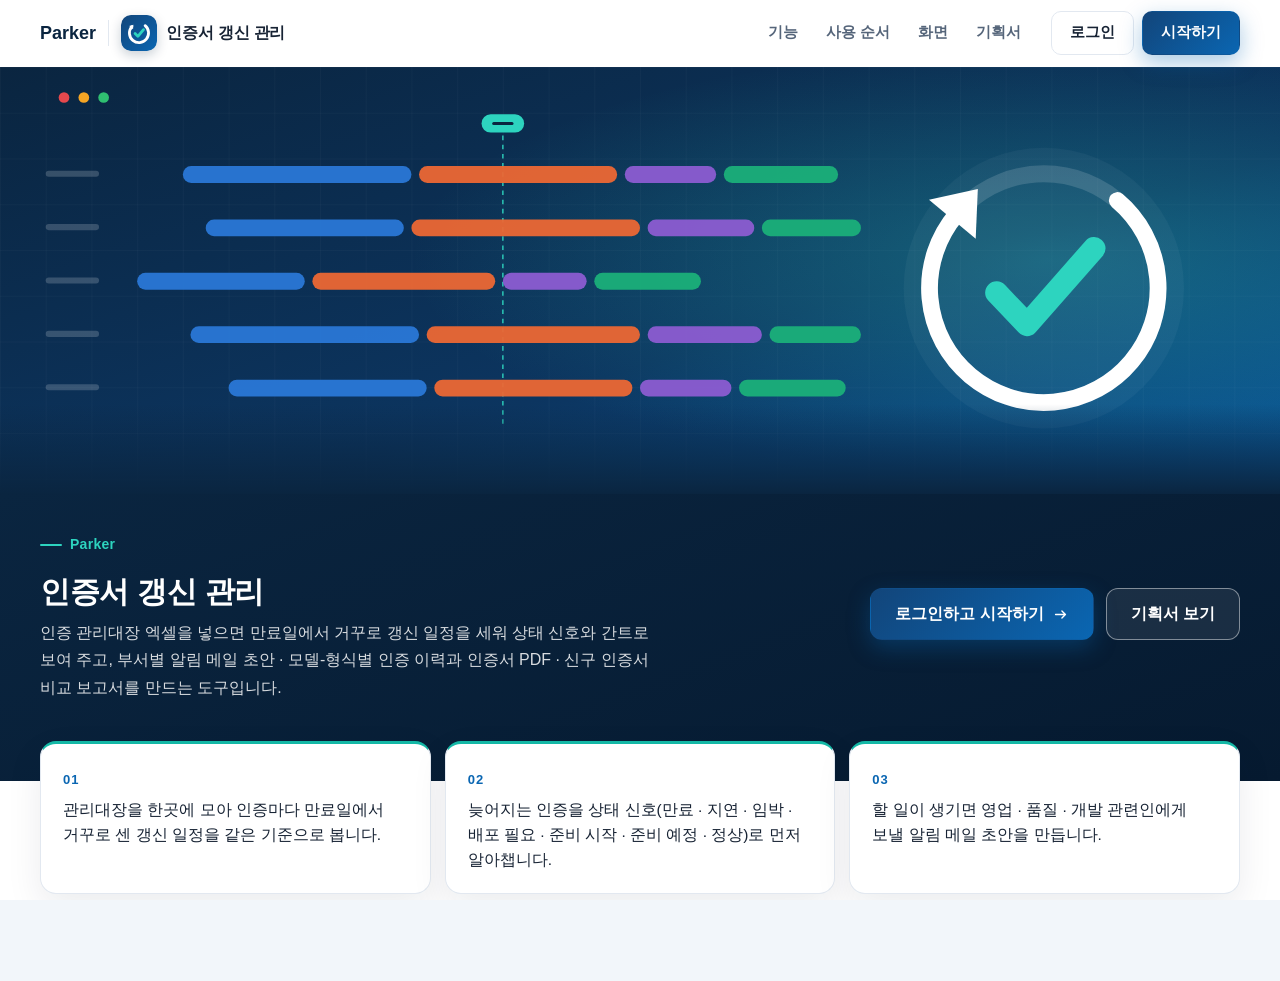
<file: index.html>
<!doctype html>
<html lang="ko">
<head>
  <meta charset="utf-8">
  <meta name="viewport" content="width=device-width, initial-scale=1">
  <title>인증 갱신 관리 — v2.0</title>
  <meta name="description" content="선급 Type Approval 등 각종 인증의 관리대장 엑셀을 가져와 만료일에서 거꾸로 갱신 일정(준비·신청·기관 심사·피드백·발급)을 세우고, 상태 신호·부서별 알림 메일 초안·업무흐름(R/R)·이전/신규 인증서 변경 비교 보고서, 모델-형식별 인증 이력과 인증서 PDF 보관을 하는 브라우저 도구">
  <meta name="robots" content="noindex"><!-- [PM 확인 필요] 검색 노출 여부: 지금은 검색에 안 잡히게(noindex). 외부에 알리려면 "index,follow" 로 바꾸세요(로그인 전 대문만 노출됨). -->
  <!-- ▼▼ 2026-11-11 디자인 개선: 브랜드 메타 ▼▼
       theme-color : 모바일 브라우저 주소창 색을 네이비로(앱처럼 보임)
       icon        : 탭 아이콘(favicon.svg — 신규). apple-touch-icon 은 홈 화면 추가용
       og:*        : 카카오톡·슬랙·메일에 링크를 붙였을 때 뜨는 미리보기 카드(제목·설명·그림 1200x630)
       ※ og:image 는 절대주소여야 하므로 CNAME 의 도메인(data10-12.jobability.co.kr)을 씁니다. 도메인을 바꾸면 이 줄도 바꾸세요. -->
  <meta name="theme-color" content="#0a2540">
  <link rel="icon" href="favicon.svg" type="image/svg+xml">
  <link rel="apple-touch-icon" href="images/apple-touch-icon.png">
  <meta property="og:type" content="website">
  <meta property="og:site_name" content="인증 갱신 관리">
  <meta property="og:title" content="인증 갱신 관리 — 만료일에서 거꾸로 세는 갱신 일정">
  <meta property="og:description" content="관리대장 엑셀을 넣으면 갱신 일정·상태 신호·부서별 알림 메일 초안·인증서 비교 보고서를 한 번에. 자료는 내 브라우저에만 저장됩니다.">
  <meta property="og:url" content="https://data10-12.jobability.co.kr/">
  <meta property="og:image" content="https://data10-12.jobability.co.kr/images/og-image.png">
  <meta property="og:image:width" content="1200"><meta property="og:image:height" content="630">
  <meta name="twitter:card" content="summary_large_image">
  <!-- ▲▲ 브랜드 메타 끝 ▲▲ -->
  <!-- fresh-guard v3 (2026-10-21) — 배포 직후에도 강력 새로고침 없이 새 화면을 보이게 한다.
       GitHub Pages 는 HTML 을 max-age=600 으로 준다. 브라우저도, GitHub 앞단 캐시(Fastly)도 그동안 옛 HTML 을 줄 수 있다
       (Cloudflare 는 HTML 을 캐시하지 않는다 — cf-cache-status: DYNAMIC 실측).
       여기서 하는 일: 지금 화면의 Last-Modified(document.lastModified)와 서버의 최신 값(HEAD)을 비교해,
       서버 쪽이 새로우면 「?_fg=<판>」을 붙인 주소로 한 번 옮겨 간다. 질의가 붙은 주소는 브라우저 캐시에도 Fastly 캐시에도
       없어 반드시 새 판이 온다(실측 x-cache: MISS). 붙은 _fg 는 새 화면이 뜨자마자 주소창에서 지운다. 같은 판으로 두 번 돌지 않는다.
       v2: 열 때만이 아니라 앱 안 메뉴 이동(pushState·hashchange·popstate) 때도 15초에 한 번까지 다시 잰다(열어 둔 탭).
       v3: location.reload() 대신 질의 붙은 주소로 — reload 가 Fastly 에 남은 옛 판을 다시 받아 멈추던 것(10-21 build-data 강의안).
       탭 전환·포커스로는 옮기지 않는다(입력 유실). file:// 로 열면 돌지 않는다(fetch 가 file 을 못 읽어 콘솔 오류만 남음). ETag 는 Cloudflare 가 지워서 쓸 수 없다. 원본: dreamit-1000/scripts/fresh-guard/guard.html -->
  <script>(function(){try{var L=location,P='_fg',h=window.history,q=L.search;if(L.protocol==='file:')return;if(/[?&]_fg=/.test(q)&&h&&h.replaceState){q=q.replace(/([?&])_fg=[^&]*&?/,'$1').replace(/[?&]$/,'');h.replaceState(h.state,'',L.pathname+q+L.hash);}var d=Date.parse(document.lastModified),u=L.pathname+L.search,k='__fresh_guard',t=0;if(!d||!window.fetch||!window.sessionStorage)return;var g=function(s,v){return s+(s.indexOf('?')<0?'?':'&')+P+'='+v;};var c=function(){var n=Date.now();if(n-t<15000)return;t=n;fetch(g(u,n),{method:'HEAD',cache:'no-store'}).then(function(r){var lm=r.headers.get('last-modified'),f=lm&&Date.parse(lm);if(!f||f<=d+1000)return;if(sessionStorage.getItem(k)===lm)return;sessionStorage.setItem(k,lm);L.replace(g(L.pathname+L.search,f)+L.hash);})['catch'](function(){});};c();var p=h&&h.pushState;if(p)h.pushState=function(){var x=p.apply(this,arguments);c();return x;};addEventListener('hashchange',c);addEventListener('popstate',c);}catch(e){}})();</script>
  <link rel="stylesheet" href="css/style.css?v=2026-11-11.1">
  <!-- auth-kit: 로그인 전에는 도구 화면을 감춘다(js/auth.js 가 판정 뒤 푼다) -->
  <script>document.documentElement.classList.add('auth-lock')</script>
  <link rel="stylesheet" href="css/auth.css?v=2026-11-11.1">
  <!-- /auth-kit -->
  <!-- 디자인 레이어(신규): style.css·auth.css "뒤"에 와야 덮어쓸 수 있음. 지우면 이전 모양으로 복귀. 설명은 css/brand.css 머리말 -->
  <link rel="stylesheet" href="css/brand.css?v=2026-11-11.1">
</head>
<body>
  <a class="skip" href="#main">본문으로 건너뛰기</a>
  <div class="shell">
    <aside class="side" aria-label="주 메뉴">
      <a class="brand" href="#/dash">
        <!-- 글자 "CT" → 로고 이미지(images/logo.svg). 장식이므로 alt="" -->
        <span class="brand-mark" aria-hidden="true"><img src="images/logo.svg" alt="" width="40" height="40"></span>
        <span class="brand-text">
          <span class="brand-name">인증 갱신 관리</span>
          <span class="brand-sub">data10-12 · v2.0</span>
        </span>
      </a>
      <nav class="nav" id="nav"></nav>
    </aside>

    <div class="body">
      <header class="topbar">
        <a class="scope-chip" id="dataChip" href="#/ledger"></a>
        <span class="topbar-note" id="storeNote"></span>
      </header>
      <div id="sampleBanner" class="sample-banner" hidden></div>
      <main id="main" class="main" tabindex="-1"></main>
      <footer class="site-footer">
        v2.0 · 관리대장·이력·인증서 PDF 는 이 브라우저 안에서만 읽고 저장합니다(서버로 보내지 않음) · 메일은 직접 보내기 전까지 나가지 않음 · AI 자동 보내기는 설정한 경우에만
      </footer>
    </div>
  </div>

  <div id="toast" class="toast" role="status" aria-live="polite" hidden></div>

  <!-- 로컬 파일(file://)로 열어도 돌도록 module 이 아닌 일반 스크립트로 불러옵니다 -->
  <script src="vendor/xlsx.full.min.js?v=2026-11-11.1"></script>
  <script src="vendor/pdf.min.js?v=2026-11-11.1"></script>
  <script src="js/logic.js?v=2026-11-11.1"></script>
  <script src="js/sample-data.js?v=2026-11-11.1"></script>
  <script src="js/store.js?v=2026-11-11.1"></script>
  <script src="js/pdfs.js?v=2026-11-11.1"></script>
  <script src="js/charts.js?v=2026-11-11.1"></script>
  <script src="js/ai-endpoint.js?v=2026-11-11.1"></script>
  <script src="js/ai-panel.js?v=2026-11-11.1"></script>
  <script src="js/app.js?v=2026-11-11.1"></script>
  <!-- auth-kit: 로그인 · 사용 신청 · 승인(정본 data10-00/kit/auth) -->
  <script src="vendor/supabase.js?v=2026-11-11.1"></script>
  <script src="js/auth-config.js?v=2026-11-11.1"></script>
  <script src="js/auth.js?v=2026-11-11.1"></script>
  <!-- /auth-kit -->
</body>
</html>
</file>
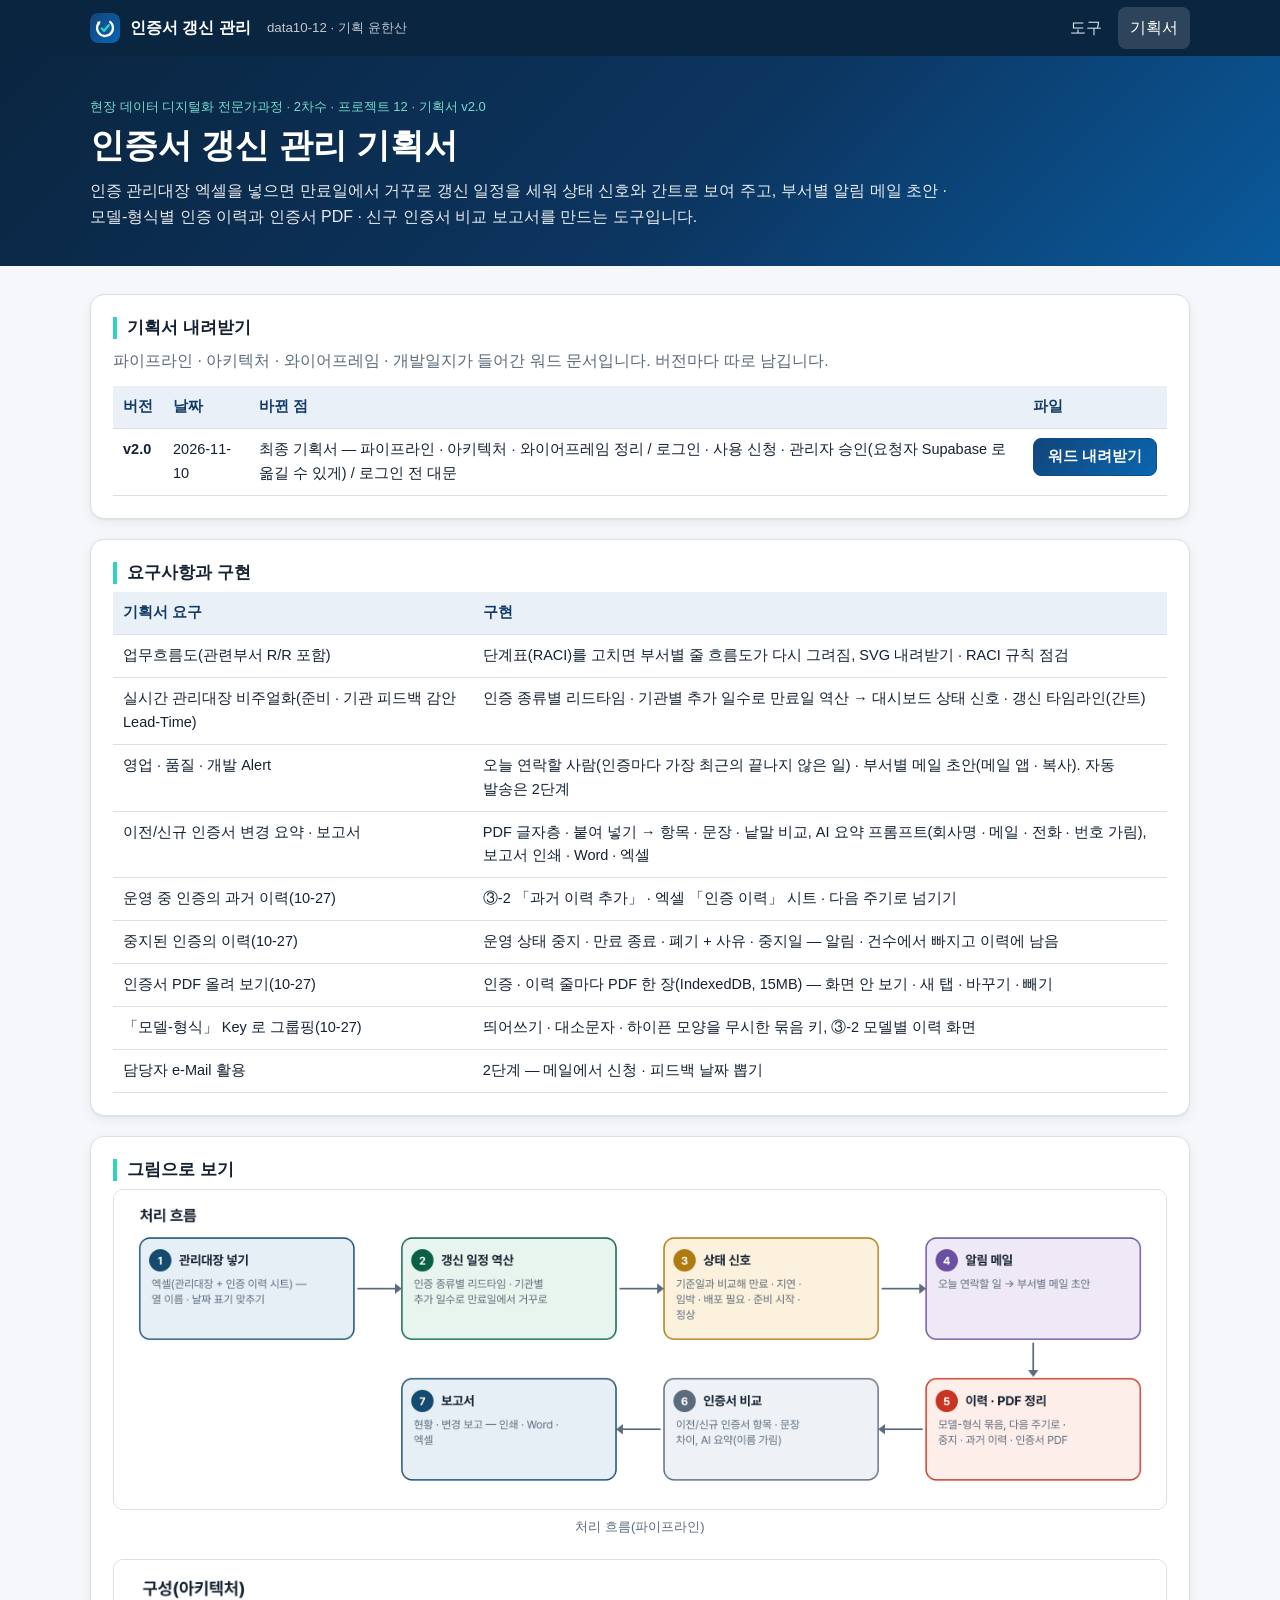
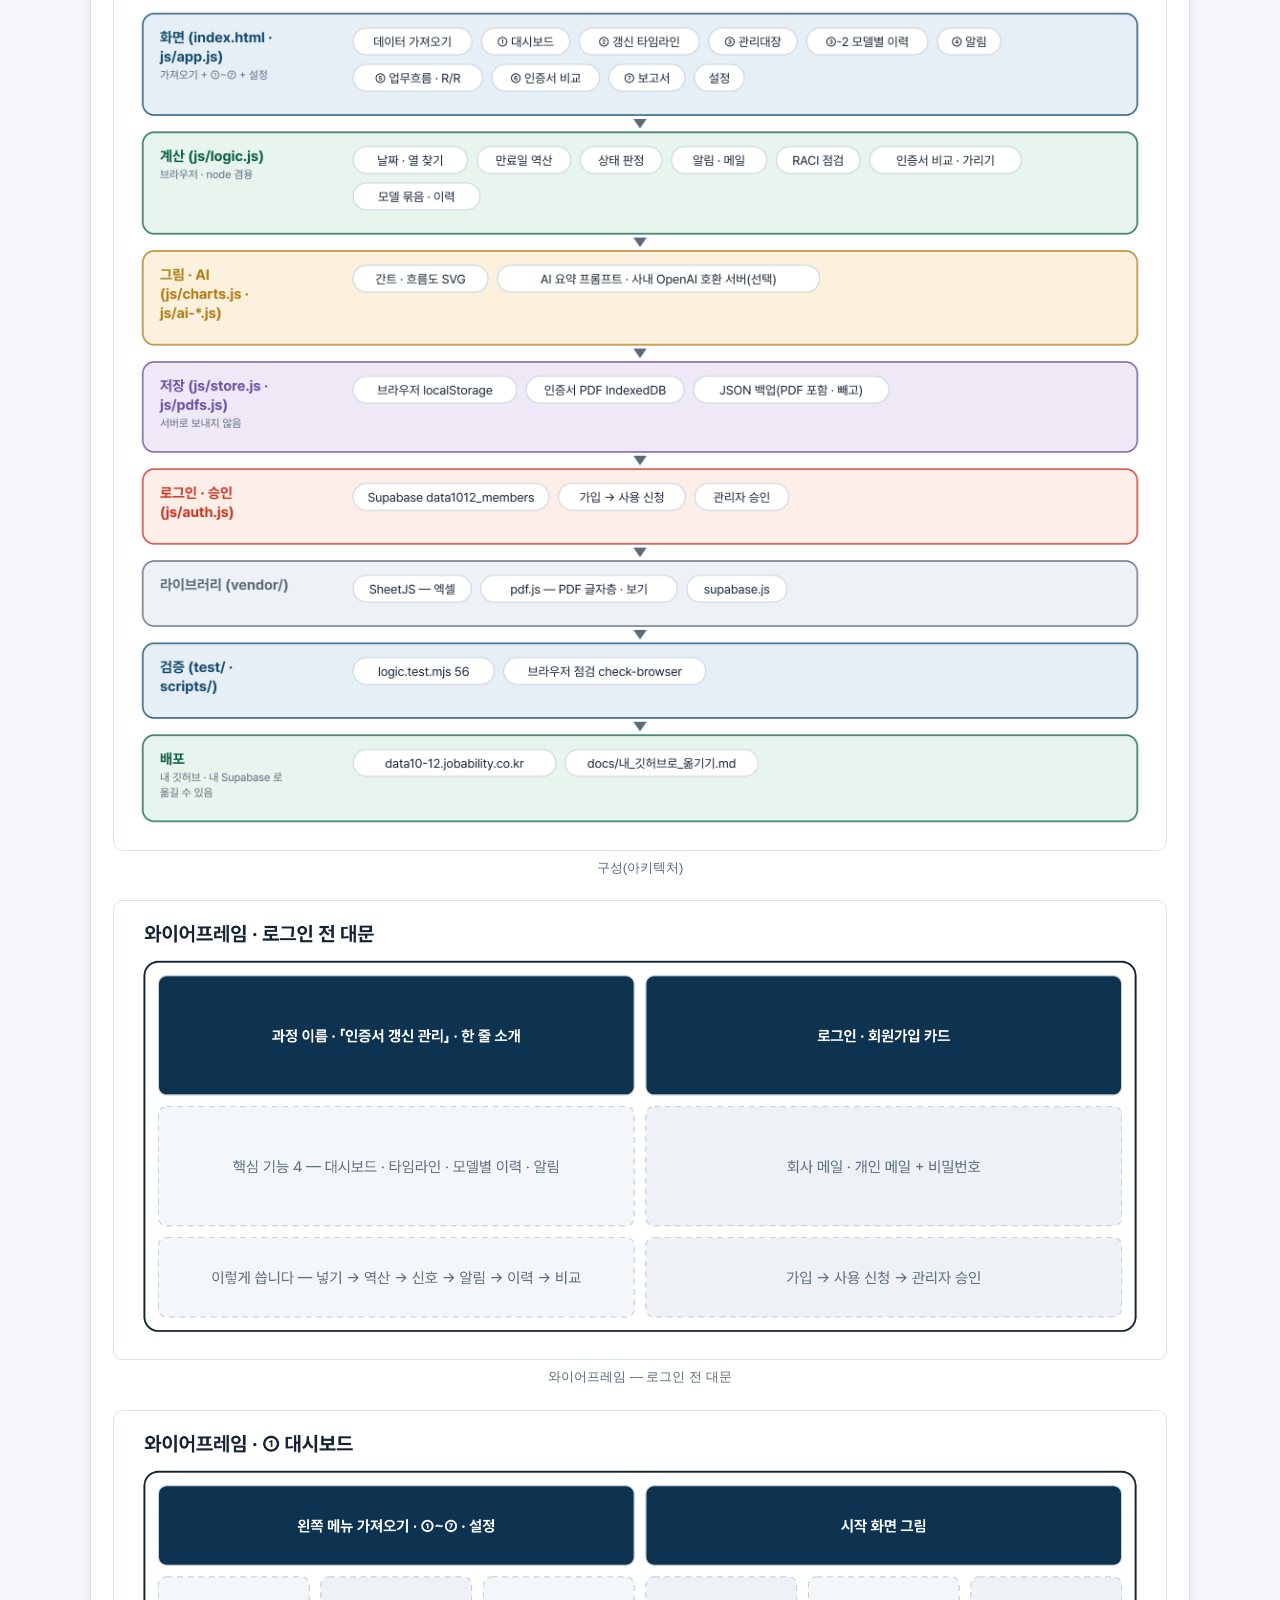
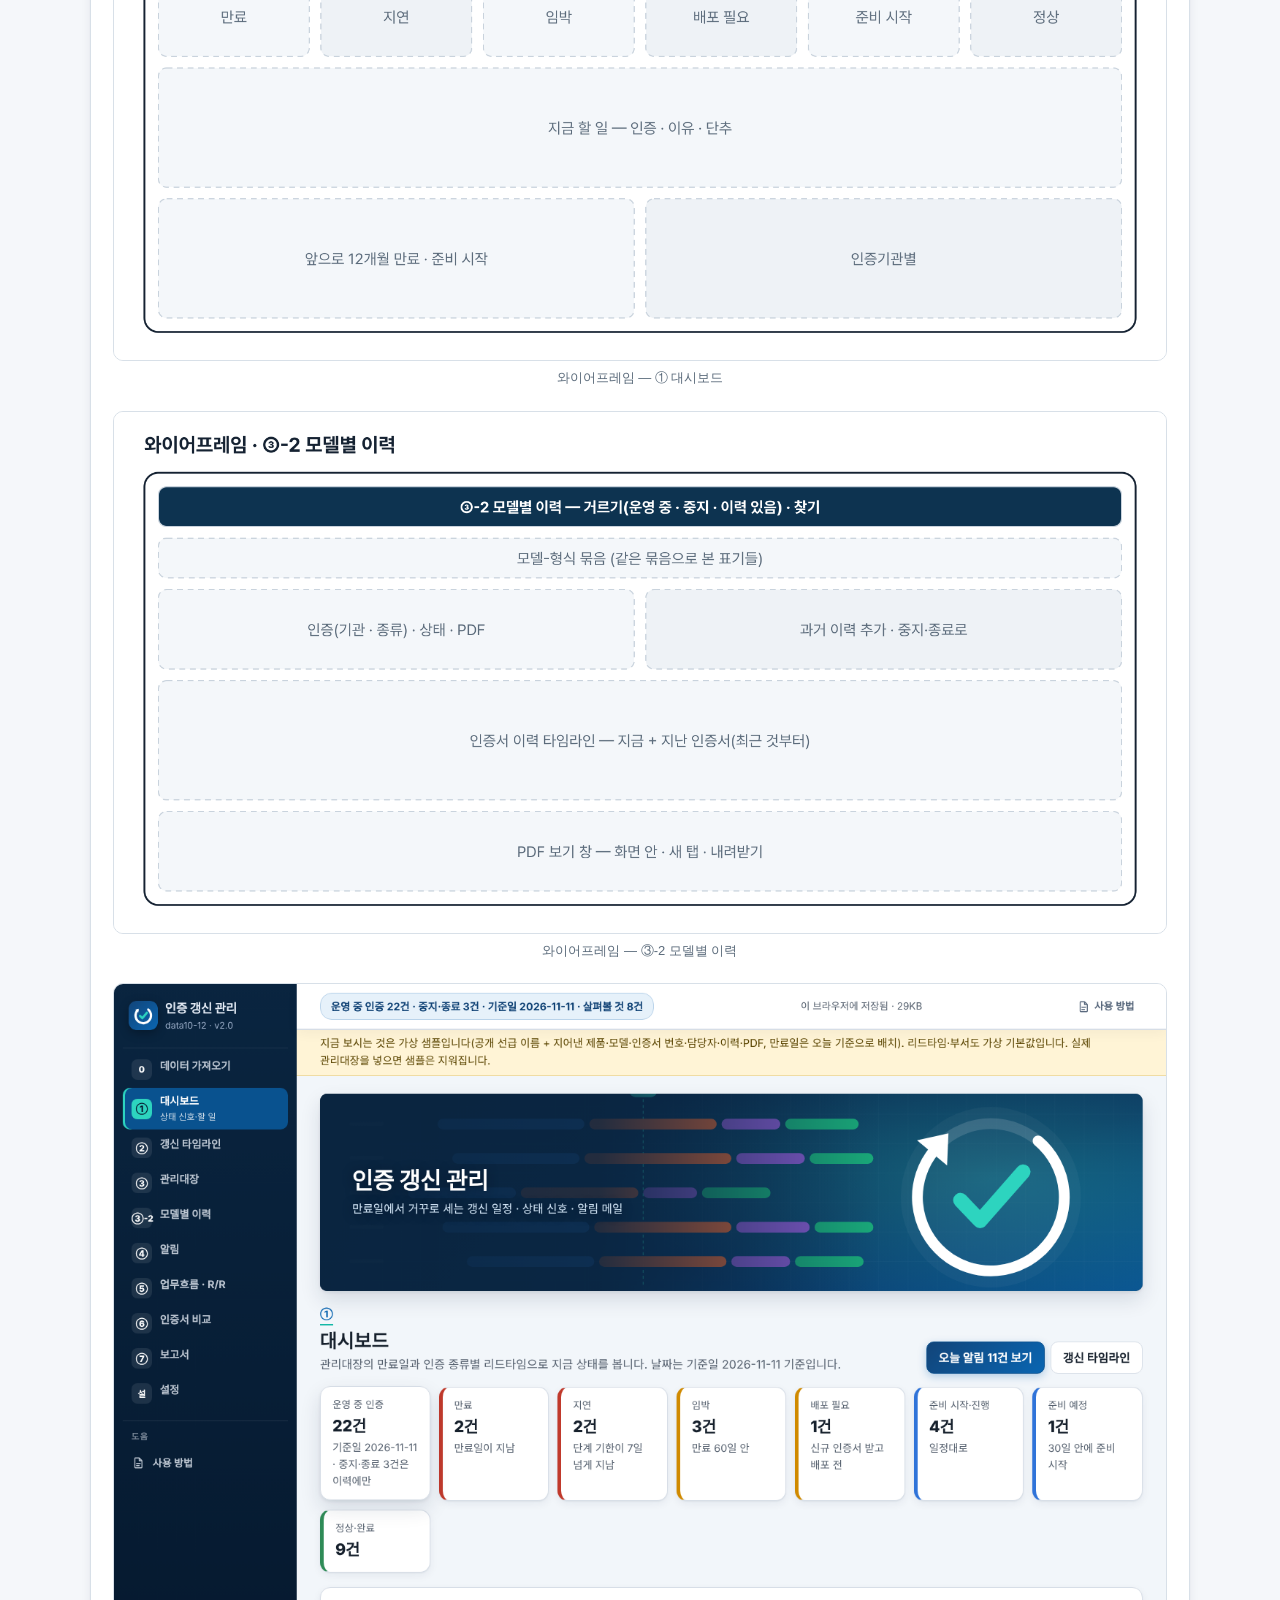
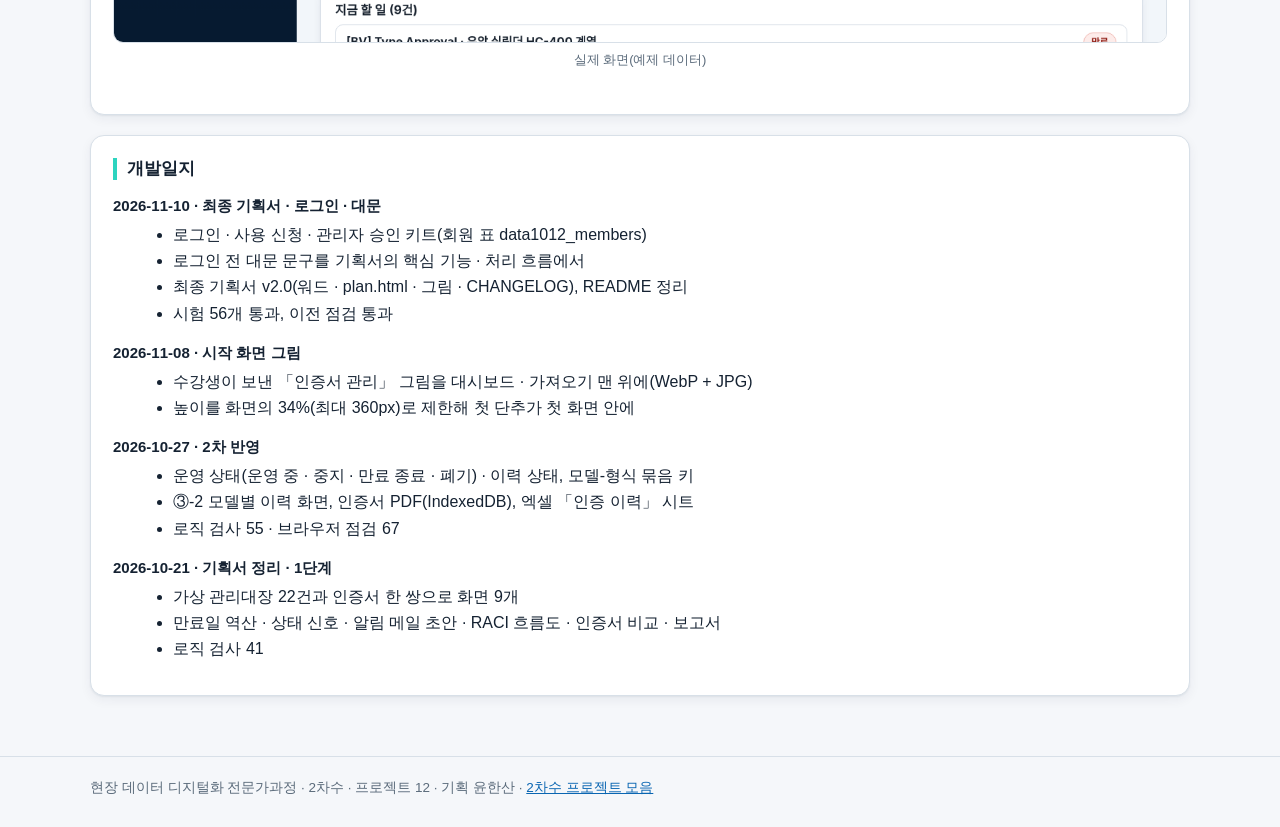
<file: plan.html>
<!DOCTYPE html>
<html lang="ko">
<head>
<meta charset="UTF-8">
<meta name="viewport" content="width=device-width, initial-scale=1.0">
<title>기획서 — 인증서 갱신 관리</title>
<meta name="robots" content="index,follow">
<link rel="icon" href="favicon.svg" type="image/svg+xml">
<link rel="stylesheet" href="css/style.css">
<meta name="theme-color" content="#0a2540">
<!-- [2026-11-11 디자인 개선 — plan.html] 이 페이지는 자체 <style> 을 가지므로 여기서 직접 바꿨습니다.
     1) 색 토큰을 도구 화면과 같은 브랜드색으로(--brand #154b6e → #0a66b2, 상단 바·히어로 #0d3350 → 네이비 #0a2540)
     2) 상단 바 왼쪽에 로고(images/logo.svg) 추가  3) favicon.svg 가 없어 404 였던 것을 신규 파일로 해결
     4) 제목에 틸 포인트, 카드 그림자, 표 머리행 색 통일 -->
<style>
.plan-figs figure{margin:0 0 22px;} .plan-figs img{width:100%;height:auto;border:1px solid var(--line);border-radius:10px;background:#fff;}
.plan-figs figcaption{font-size:13px;color:var(--sub);text-align:center;margin-top:6px;}
.plan td{white-space:normal;} .plan td .btn{min-height:36px;white-space:nowrap;}
h3{font-size:15px;margin:16px 0 6px;} main ul{margin:0 0 10px 20px;}
:root{--ink:#152232;--sub:#5b6b7b;--line:#d8e0e8;--brand:#0a66b2;--teal:#2dd4bf;--bg:#f5f7fa;--container-pad:20px}
@media (min-width:640px){:root{--container-pad:28px}} @media (min-width:1024px){:root{--container-pad:40px}}
*{box-sizing:border-box} body{margin:0;background:var(--bg);color:var(--ink);font:16px/1.65 Pretendard,'Apple SD Gothic Neo','Malgun Gothic',sans-serif;word-break:keep-all;overflow-wrap:break-word}
a{color:var(--brand)} .wrap,.topnav-inner{max-width:calc(1100px + 2*var(--container-pad));margin:0 auto;padding:0 var(--container-pad)}
.topnav{background:#0a2540;color:#fff;position:sticky;top:0;z-index:5} .topnav-inner{display:flex;flex-wrap:wrap;align-items:center;justify-content:space-between;gap:8px;min-height:56px}
.topnav-brand{color:#fff;text-decoration:none;font-weight:700;display:inline-flex;align-items:center;gap:10px} .topnav-brand img{width:30px;height:30px;border-radius:8px;display:block} .topnav-brand small{font-weight:400;opacity:.75;margin-left:6px}
.topnav-links{list-style:none;display:flex;gap:4px;margin:0;padding:0} .topnav-links a{color:#dbe7f0;text-decoration:none;padding:8px 12px;border-radius:8px;display:block} .topnav-links a.active,.topnav-links a:hover{background:rgba(255,255,255,.14);color:#fff}
.hero{background:linear-gradient(135deg,#0a2540 0%,#0c3560 55%,#0a5a9c 100%);color:#fff;padding:40px 0 36px} .hero h1{margin:6px 0 10px;font-size:clamp(24px,3.4vw,34px);color:#fff} .hero p{margin:0;opacity:.9;max-width:860px} .eyebrow{font-size:13px;opacity:.9;color:#7ff0dd}
main{padding:28px 0 40px} .card{background:#fff;border:1px solid var(--line);border-radius:14px;padding:22px;margin:0 0 20px;box-shadow:0 1px 2px rgba(10,37,64,.06),0 4px 12px rgba(10,37,64,.06)} .card>h2:first-child{border-left:4px solid var(--teal);padding-left:10px} .sub{color:var(--sub)}
.tablewrap{overflow-x:auto} table{border-collapse:collapse;width:100%;font-size:14.5px} th,td{border-bottom:1px solid var(--line);padding:9px 10px;text-align:left;vertical-align:top} th{background:#e9f0f8;color:#123a66;white-space:nowrap}
.btn{display:inline-flex;align-items:center;justify-content:center;padding:6px 14px;border-radius:8px;border:1px solid var(--brand);text-decoration:none;font-weight:600} .btn.primary{background:linear-gradient(135deg,#12457a,#0a66b2);color:#fff;border-color:#084e8c}
footer{border-top:1px solid var(--line);padding:20px 0 28px;color:var(--sub);font-size:13.5px}
</style>
</head>
<body>
<nav class="topnav" aria-label="주요 메뉴">
  <div class="topnav-inner">
    <a class="topnav-brand" href="index.html"><img src="images/logo.svg" alt="" width="30" height="30">인증서 갱신 관리 <small>data10-12 · 기획 윤한산</small></a>
    <ul class="topnav-links">
      <li><a href="index.html">도구</a></li>
      <li><a href="plan.html" class="active" aria-current="page">기획서</a></li>
    </ul>
  </div>
</nav>
<header class="hero"><div class="wrap">
  <div class="eyebrow">현장 데이터 디지털화 전문가과정 · 2차수 · 프로젝트 12 · 기획서 v2.0</div>
  <h1>인증서 갱신 관리 기획서</h1>
  <p>인증 관리대장 엑셀을 넣으면 만료일에서 거꾸로 갱신 일정을 세워 상태 신호와 간트로 보여 주고, 부서별 알림 메일 초안 · 모델-형식별 인증 이력과 인증서 PDF · 신구 인증서 비교 보고서를 만드는 도구입니다.</p>
</div></header>
<main><div class="wrap">
<div class="card">
  <h2 style="margin-top:0">기획서 내려받기</h2>
  <p class="sub">파이프라인 · 아키텍처 · 와이어프레임 · 개발일지가 들어간 워드 문서입니다. 버전마다 따로 남깁니다.</p>
  <div class="tablewrap plan"><table><thead><tr><th>버전</th><th>날짜</th><th>바뀐 점</th><th>파일</th></tr></thead><tbody><tr><td><b>v2.0</b></td><td>2026-11-10</td><td>최종 기획서 — 파이프라인 · 아키텍처 · 와이어프레임 정리 / 로그인 · 사용 신청 · 관리자 승인(요청자 Supabase 로 옮길 수 있게) / 로그인 전 대문</td><td><a class="btn primary" href="docs/기획서/data10-12_윤한산_인증서갱신관리_기획서_v2.0.docx" download>워드 내려받기</a></td></tr></tbody></table></div>
</div>
<div class="card plan">
  <h2 style="margin-top:0">요구사항과 구현</h2>
  <div class="tablewrap"><table><thead><tr><th>기획서 요구</th><th>구현</th></tr></thead><tbody><tr><td>업무흐름도(관련부서 R/R 포함)</td><td>단계표(RACI)를 고치면 부서별 줄 흐름도가 다시 그려짐, SVG 내려받기 · RACI 규칙 점검</td></tr><tr><td>실시간 관리대장 비주얼화(준비 · 기관 피드백 감안 Lead-Time)</td><td>인증 종류별 리드타임 · 기관별 추가 일수로 만료일 역산 → 대시보드 상태 신호 · 갱신 타임라인(간트)</td></tr><tr><td>영업 · 품질 · 개발 Alert</td><td>오늘 연락할 사람(인증마다 가장 최근의 끝나지 않은 일) · 부서별 메일 초안(메일 앱 · 복사). 자동 발송은 2단계</td></tr><tr><td>이전/신규 인증서 변경 요약 · 보고서</td><td>PDF 글자층 · 붙여 넣기 → 항목 · 문장 · 낱말 비교, AI 요약 프롬프트(회사명 · 메일 · 전화 · 번호 가림), 보고서 인쇄 · Word · 엑셀</td></tr><tr><td>운영 중 인증의 과거 이력(10-27)</td><td>③-2 「과거 이력 추가」 · 엑셀 「인증 이력」 시트 · 다음 주기로 넘기기</td></tr><tr><td>중지된 인증의 이력(10-27)</td><td>운영 상태 중지 · 만료 종료 · 폐기 + 사유 · 중지일 — 알림 · 건수에서 빠지고 이력에 남음</td></tr><tr><td>인증서 PDF 올려 보기(10-27)</td><td>인증 · 이력 줄마다 PDF 한 장(IndexedDB, 15MB) — 화면 안 보기 · 새 탭 · 바꾸기 · 빼기</td></tr><tr><td>「모델-형식」 Key 로 그룹핑(10-27)</td><td>띄어쓰기 · 대소문자 · 하이픈 모양을 무시한 묶음 키, ③-2 모델별 이력 화면</td></tr><tr><td>담당자 e-Mail 활용</td><td>2단계 — 메일에서 신청 · 피드백 날짜 뽑기</td></tr></tbody></table></div>
</div>
<div class="card plan-figs"><h2 style="margin-top:0">그림으로 보기</h2><figure><img src="docs/img/pipeline.png" alt="처리 흐름(파이프라인)" loading="lazy"><figcaption>처리 흐름(파이프라인)</figcaption></figure><figure><img src="docs/img/architecture.png" alt="구성(아키텍처)" loading="lazy"><figcaption>구성(아키텍처)</figcaption></figure><figure><img src="docs/img/wireframe-1.png" alt="와이어프레임 — 로그인 전 대문" loading="lazy"><figcaption>와이어프레임 — 로그인 전 대문</figcaption></figure><figure><img src="docs/img/wireframe-2.png" alt="와이어프레임 — ① 대시보드" loading="lazy"><figcaption>와이어프레임 — ① 대시보드</figcaption></figure><figure><img src="docs/img/wireframe-3.png" alt="와이어프레임 — ③-2 모델별 이력" loading="lazy"><figcaption>와이어프레임 — ③-2 모델별 이력</figcaption></figure><figure><img src="docs/img/screen.png" alt="실제 화면(예제 데이터)" loading="lazy"><figcaption>실제 화면(예제 데이터)</figcaption></figure></div>
<div class="card"><h2 style="margin-top:0">개발일지</h2><h3>2026-11-10 · 최종 기획서 · 로그인 · 대문</h3><ul><li>로그인 · 사용 신청 · 관리자 승인 키트(회원 표 data1012_members)</li><li>로그인 전 대문 문구를 기획서의 핵심 기능 · 처리 흐름에서</li><li>최종 기획서 v2.0(워드 · plan.html · 그림 · CHANGELOG), README 정리</li><li>시험 56개 통과, 이전 점검 통과</li></ul><h3>2026-11-08 · 시작 화면 그림</h3><ul><li>수강생이 보낸 「인증서 관리」 그림을 대시보드 · 가져오기 맨 위에(WebP + JPG)</li><li>높이를 화면의 34%(최대 360px)로 제한해 첫 단추가 첫 화면 안에</li></ul><h3>2026-10-27 · 2차 반영</h3><ul><li>운영 상태(운영 중 · 중지 · 만료 종료 · 폐기) · 이력 상태, 모델-형식 묶음 키</li><li>③-2 모델별 이력 화면, 인증서 PDF(IndexedDB), 엑셀 「인증 이력」 시트</li><li>로직 검사 55 · 브라우저 점검 67</li></ul><h3>2026-10-21 · 기획서 정리 · 1단계</h3><ul><li>가상 관리대장 22건과 인증서 한 쌍으로 화면 9개</li><li>만료일 역산 · 상태 신호 · 알림 메일 초안 · RACI 흐름도 · 인증서 비교 · 보고서</li><li>로직 검사 41</li></ul></div>
</div></main>
<footer><div class="wrap">현장 데이터 디지털화 전문가과정 · 2차수 · 프로젝트 12 · 기획 윤한산 · <a href="https://data10-00.jobability.co.kr/">2차수 프로젝트 모음</a></div></footer>
</body>
</html>
</file>
<file: css/style.css>
/* [2026-11-11 디자인 개선 — 이 파일에서 바뀐 것 요약]
   1) :root 의 색 토큰만 브랜드색으로 교체: --primary(링크·단추) #2f73d9 → #0a66b2(오션블루),
      --side(사이드바) #0f2544 → #0a2540(네이비), --primary-soft 등 파생색. 레이아웃·클래스는 그대로.
   2) 로고·그림자·호버·활성 메뉴 막대 같은 "장식"은 css/brand.css 에 모았습니다(이 파일 뒤에 불러옴).
   3) 상태 신호색(.st-* 만료/지연/임박…)과 그래프색(--series-*)은 업무 의미가 있어 손대지 않았습니다.
   → 색만 바꾸고 싶으면 이 :root 블록, 모양을 바꾸고 싶으면 brand.css 를 보세요. */
/* 인증 갱신 관리 — 1단계 화면 스타일
   뼈대(짙은 남색 사이드바 + 밝은 본문)와 부품은 data10-11 에서 가져왔습니다.
   360px 까지 반응형, 좁은 화면에서는 사이드바가 위쪽 메뉴로 바뀝니다. 그래프 색은 --series-* 변수. */
:root {
  --container-pad: 16px;
  --bg: #f2f6fa;               /* 본문 바탕 — 살짝 푸른 회색으로 흰 카드가 떠 보이게 */
  --surface: #ffffff;
  --text: #16202c;
  --muted: #56616f;
  --line: #d6dde6;
  --primary: #0a66b2;          /* 대표색(오션블루) — 단추·링크·활성 표시. 흰 글자 대비 5.6:1 로 WCAG AA 통과 */
  --primary-dark: #084e8c;     /* 눌림·호버 */
  --primary-soft: #e6f1fa;     /* 옅은 배경(칩·선택 행) */
  --on-primary: #ffffff;
  --side: #0a2540;             /* 사이드바 바탕(네이비) */
  --side-2: #12457a;           /* 사이드바 활성 항목 */
  --on-side: #e7eef8;
  --on-side-muted: #9fb2cc;
  --danger: #b3261e;
  --warn-bg: #fff4d6;
  --ok: #1b6e3a;
  --fact: #1b6e3a;
  --obs: #8a4b00;
  --radius: 10px;
  --series-1: #2a78d6;    /* 준비 */
  --series-2: #eb6834;    /* 기관 심사 */
  --series-3: #1baf7a;    /* 발급 처리 */
  --series-4: #8c5cd1;    /* 피드백 대응 */
  --series-plan: #9aa7b8; /* 여유·중립 회색 */
  --caution-bg: #fff4d6;
  --caution: #6b4d00;
}
@media (min-width: 640px) { :root { --container-pad: 24px; } }
@media (min-width: 1024px) { :root { --container-pad: 32px; } }

*, *::before, *::after { box-sizing: border-box; }
html { -webkit-text-size-adjust: 100%; }
body {
  margin: 0;
  background: var(--bg);
  color: var(--text);
  font-family: "Pretendard", "Apple SD Gothic Neo", "Malgun Gothic", "Noto Sans KR", system-ui, sans-serif;
  font-size: 16px;
  line-height: 1.6;
  word-break: keep-all;
  overflow-wrap: break-word;
}
button, input, select, textarea { font: inherit; color: inherit; }
input[type="file"] { max-width: 100%; }
img { max-width: 100%; display: block; }
h1, h2, h3 { line-height: 1.3; margin: 0 0 .5em; }
h1 { font-size: 1.6rem; }
h2 { font-size: 1.2rem; }
h3 { font-size: 1.05rem; }
p { margin: 0 0 .75em; }
a { color: var(--primary); }
.sr { position: absolute; width: 1px; height: 1px; overflow: hidden; clip: rect(0 0 0 0); white-space: nowrap; }
.skip { position: absolute; left: -999px; }
.skip:focus { left: 8px; top: 8px; background: #fff; padding: 8px; z-index: 50; }
[hidden] { display: none !important; }

/* ── 뼈대: 사이드바 + 본문 ─────────────────── */
.shell { display: grid; grid-template-columns: 250px minmax(0, 1fr); min-height: 100vh; }
.side { background: var(--side); color: var(--on-side); padding: 20px 12px; position: sticky; top: 0; height: 100vh; overflow-y: auto; }
.brand { display: flex; align-items: center; gap: 10px; text-decoration: none; color: var(--on-side); padding: 0 8px 18px; }
.brand-mark { font-weight: 800; font-size: 1.4rem; letter-spacing: .02em; }
.brand-text { display: flex; flex-direction: column; min-width: 0; }
.brand-name { font-weight: 800; font-size: 1.05rem; }
.brand-sub { font-size: .78rem; color: var(--on-side-muted); }
.nav { display: flex; flex-direction: column; gap: 4px; }
.nav a {
  display: grid; grid-template-columns: 28px minmax(0, 1fr); gap: 2px 8px; align-items: baseline;
  padding: 10px 12px; border-radius: var(--radius); color: var(--on-side); text-decoration: none;
}
.nav a .no { font-size: .78rem; color: var(--on-side-muted); }
.nav a .t { font-weight: 700; font-size: .95rem; }
.nav a .s { grid-column: 2; font-size: .78rem; color: var(--on-side-muted); }
.nav a:hover { background: rgba(255, 255, 255, .06); }
.nav a[aria-current="page"] { background: var(--side-2); }
.nav a[aria-current="page"] .no { color: #5eead4; }   /* 활성 번호: 밝은 틸 (brand.css 가 한 번 더 덮어씀) */

.body { min-width: 0; display: flex; flex-direction: column; }
.topbar {
  display: flex; flex-wrap: wrap; align-items: center; gap: 8px 16px;
  padding: 12px var(--container-pad); background: var(--surface); border-bottom: 1px solid var(--line);
  position: sticky; top: 0; z-index: 10;
}
.scope-chip {
  display: inline-flex; flex-wrap: wrap; gap: 2px 8px; align-items: center; min-width: 0; max-width: 100%;
  padding: 6px 14px; border-radius: 16px; background: var(--primary-soft); border: 1px solid #b9d3ea;
  color: #0c3f73; font-weight: 700; font-size: .9rem; text-decoration: none;
}
.scope-chip .dim { font-weight: 500; color: var(--muted); }
.topbar-note { margin-left: auto; font-size: .85rem; color: var(--muted); }
.sample-banner { background: var(--warn-bg); border-bottom: 1px solid #e8cf85; color: #5a4400; font-size: .92rem; padding: 8px var(--container-pad); }
.main { padding: 24px var(--container-pad) 48px; width: 100%; max-width: calc(1280px + 2 * var(--container-pad)); }
.main:focus { outline: none; }
.site-footer { margin-top: auto; border-top: 1px solid var(--line); background: var(--surface); color: var(--muted); font-size: .85rem; padding: 14px var(--container-pad); }

@media (max-width: 1023px) {
  .shell { grid-template-columns: minmax(0, 1fr); }
  .side { position: static; height: auto; padding: 12px var(--container-pad); }
  .brand { padding: 0 0 10px; }
  .nav { flex-direction: row; flex-wrap: wrap; gap: 4px; }
  .nav a { display: inline-flex; gap: 6px; padding: 6px 10px; }
  .nav a .s { display: none; }
  .topbar { position: static; }
}

/* ── 공통 부품 ─────────────────────────── */
.stage { font-size: .8rem; font-weight: 800; color: var(--primary); letter-spacing: .04em; margin-bottom: 4px; }
.page-head { display: flex; flex-wrap: wrap; align-items: flex-end; gap: 8px 16px; margin-bottom: 18px; }
.page-head .titles { margin-right: auto; min-width: 0; }
.page-head h1 { margin: 0; }
.page-head .lead { color: var(--muted); margin: 4px 0 0; }
.card { background: var(--surface); border: 1px solid var(--line); border-radius: 14px; padding: 20px; margin-bottom: 20px; min-width: 0; }
.card > h2 { font-size: 1.05rem; }
.note { color: var(--muted); font-size: .9rem; }
.grid-2 { display: grid; grid-template-columns: repeat(2, minmax(0, 1fr)); gap: 20px; }
@media (max-width: 900px) { .grid-2 { grid-template-columns: minmax(0, 1fr); } }

.btn {
  display: inline-flex; align-items: center; justify-content: center; gap: 8px;
  min-height: 44px; padding: 8px 16px; border-radius: var(--radius);
  border: 1px solid var(--line); background: var(--surface); cursor: pointer; font-weight: 700; text-decoration: none; color: var(--text);
}
.btn:hover { border-color: var(--primary); }
.btn:disabled { opacity: .5; cursor: not-allowed; }
.btn-primary { background: var(--primary); color: var(--on-primary); border-color: var(--primary); }
.btn-primary:hover { background: var(--primary-dark); }
.btn-danger { color: var(--danger); border-color: var(--danger); }
.btn-sm { min-height: 36px; padding: 4px 12px; font-size: .9rem; }
.btn-big { min-height: 52px; font-size: 1.05rem; padding: 12px 28px; }
.btn-row { display: flex; flex-wrap: wrap; gap: 8px; }

/* 양식 */
.form-grid { display: grid; grid-template-columns: repeat(3, minmax(0, 1fr)); gap: 14px 18px; }
.form-grid .span-all { grid-column: 1 / -1; }
@media (max-width: 1100px) { .form-grid { grid-template-columns: repeat(2, minmax(0, 1fr)); } }
@media (max-width: 560px) { .form-grid { grid-template-columns: minmax(0, 1fr); } }
.field { display: flex; flex-direction: column; gap: 4px; min-width: 0; }
.field > span { font-weight: 700; font-size: .9rem; }
.field > span .req { color: var(--danger); margin-left: 4px; }
.field input, .field select, .field textarea {
  width: 100%; min-height: 44px; padding: 8px 10px; border: 1px solid var(--line); border-radius: var(--radius); background: var(--surface);
}
.field textarea { min-height: 80px; resize: vertical; }
.field .hint { font-size: .82rem; color: var(--muted); }
.field .err { color: var(--danger); font-size: .88rem; }
.field.invalid input, .field.invalid select, .field.invalid textarea { border-color: var(--danger); }
fieldset.block { border: 1px solid var(--line); border-radius: 14px; padding: 16px 18px 18px; margin: 0 0 18px; background: var(--surface); min-width: 0; }
fieldset.block legend { font-weight: 800; padding: 0 6px; }
details.block { border: 1px solid var(--line); border-radius: 14px; padding: 8px 18px; margin: 0 0 10px; background: var(--surface); min-width: 0; }
details.block[open] { padding-bottom: 16px; }
details.block > summary { font-weight: 800; overflow-wrap: anywhere; }
.view-toggle { display: inline-flex; border: 1px solid var(--line); border-radius: 10px; overflow: hidden; }
.view-toggle button { border: 0; background: var(--surface); padding: 6px 14px; font: inherit; cursor: pointer; min-height: 36px; }
.view-toggle button[aria-pressed="true"] { background: var(--primary); color: #fff; font-weight: 700; }
table.list.pivot td.label { white-space: nowrap; }
table.list.alias td:first-child { font-weight: 700; }
.kind { display: inline-block; font-size: .75rem; font-weight: 800; padding: 1px 8px; border-radius: 999px; margin-left: 6px; vertical-align: middle; }
.kind.fact { background: #e3f3e8; color: var(--fact); }
.kind.obs { background: #fdf0dc; color: var(--obs); }
.kind.meta { background: #eef1f5; color: var(--muted); }
.submit-bar { display: flex; justify-content: flex-end; gap: 8px; flex-wrap: wrap; position: sticky; bottom: 0; background: var(--bg); padding: 12px 0; }

/* 표 */
.table-wrap { overflow-x: auto; border: 1px solid var(--line); border-radius: var(--radius); background: var(--surface); }
table.list { width: 100%; border-collapse: collapse; font-size: .92rem; }
table.list th, table.list td { padding: 8px 10px; border-bottom: 1px solid var(--line); text-align: left; vertical-align: top; }
table.list th { background: #eef2f7; white-space: nowrap; }
table.list td.num, table.list th.num { text-align: right; white-space: nowrap; }
table.list td.zero { color: #a3adba; }
table.list tr.differs td { background: #fffaf0; }
table.list td.blk { color: var(--muted); font-size: .82rem; white-space: nowrap; }
.heat-1 { background: #eef4fd; } .heat-2 { background: #d9e7fb; } .heat-3 { background: #bcd4f7; }

/* 통계 타일 */
.tiles { display: grid; grid-template-columns: repeat(4, minmax(0, 1fr)); gap: 12px; margin-bottom: 20px; }
@media (max-width: 900px) { .tiles { grid-template-columns: repeat(2, minmax(0, 1fr)); } }
.tile { background: var(--surface); border: 1px solid var(--line); border-radius: 14px; padding: 14px 16px; min-width: 0; }
.tile .k { font-size: .85rem; color: var(--muted); }
.tile .v { font-size: 1.6rem; font-weight: 800; }

/* 가져오기 */
.map-grid { display: grid; grid-template-columns: repeat(auto-fill, minmax(260px, 1fr)); gap: 10px 16px; }
.map-row { display: flex; flex-direction: column; gap: 4px; min-width: 0; border: 1px solid var(--line); border-radius: 10px; padding: 8px 10px; background: #fafbfd; }
.map-row .col { font-weight: 800; }
.map-row .ex { font-size: .8rem; color: var(--muted); overflow: hidden; text-overflow: ellipsis; white-space: nowrap; }
.map-row select { min-height: 38px; border: 1px solid var(--line); border-radius: 8px; padding: 4px 8px; background: #fff; width: 100%; }

.alert { padding: 10px 14px; border-radius: var(--radius); margin: 10px 0; }
.alert.warn { background: #fdecea; color: #7a1c14; }
.alert.info { background: #eaf1fa; color: #123a66; }
.empty { text-align: center; padding: 40px 16px; color: var(--muted); }

/* 대화상자·알림 */
.dialog { border: none; border-radius: 12px; padding: 0; width: min(640px, calc(100vw - 32px)); max-height: calc(100vh - 32px); }
.dialog::backdrop { background: rgba(0, 0, 0, .45); }
.dialog-body { padding: 20px; }
.dialog-actions { display: flex; justify-content: flex-end; gap: 8px; margin-top: 16px; flex-wrap: wrap; }
.toast { position: fixed; left: 50%; bottom: 24px; transform: translateX(-50%); background: #1b2430; color: #fff; padding: 12px 18px; border-radius: var(--radius); z-index: 100; max-width: calc(100vw - 32px); }
.toast.error { background: var(--danger); }


/* ── data09-25 · data10-11 에서 이어 온 부품 ─────────── */
.filters { display: grid; grid-template-columns: repeat(auto-fit, minmax(min(100%, 200px), 1fr)); gap: 12px 16px; align-items: end; }
.filters .span-all { grid-column: 1 / -1; margin: 0; }
h2.sec { font-size: 1.15rem; margin: 4px 0 12px; }
.tile .v { font-size: 1.35rem; }
.map-row.missing { border-color: var(--danger); background: #fdf3f2; }
.map-row .req { color: var(--danger); font-size: .78rem; }
details > summary { cursor: pointer; font-weight: 700; padding: 6px 0; min-height: 32px; }
details.warn-list ul { max-height: 240px; overflow: auto; font-size: .88rem; }
details.card.rules > summary { font-weight: 700; }
.charts { display: grid; grid-template-columns: repeat(2, minmax(0, 1fr)); gap: 16px; margin-bottom: 16px; }
@media (max-width: 900px) { .charts { grid-template-columns: minmax(0, 1fr); } }
.fig { margin: 0; border: 1px solid var(--line); border-radius: var(--radius); padding: 10px 12px; min-width: 0; background: var(--surface); }
.fig figcaption { font-weight: 800; font-size: .92rem; }
svg.chart { width: 100%; height: auto; display: block; }
svg.chart .grid { stroke: #e6eaf0; stroke-width: 1; }
svg.chart .axis { stroke: #b9c2ce; stroke-width: 1; }
svg.chart .tick { fill: var(--muted); font-size: 12px; }
svg.chart .ln { fill: none; stroke-width: 2; stroke-linejoin: round; }
svg.chart .dot { stroke: var(--surface); stroke-width: 2; }
.legend { display: flex; flex-wrap: wrap; gap: 4px 14px; font-size: .82rem; color: var(--muted); min-height: 4px; }
.legend .lg { display: inline-flex; align-items: center; gap: 6px; }
.legend i { width: 12px; height: 12px; border-radius: 3px; display: inline-block; }
table.list tr.sum td { background: #eef2f7; font-weight: 700; }
table.list tr.total td { background: #dfe7f2; }
table.list td.indent { padding-left: 22px; }
table.list.weekly td:last-child { min-width: 220px; }
table.list.items input[type="text"], table.list.items input:not([type]) { width: 100%; min-height: 36px; padding: 4px 6px; border: 1px solid var(--line); border-radius: 8px; }
table.list tr.excluded td { color: #8b95a3; }
.an-list { display: grid; gap: 10px; }
.an { border: 1px solid var(--line); border-left-width: 5px; border-radius: var(--radius); padding: 10px 14px; min-width: 0; }
.an.lv-bad { border-left-color: var(--danger); }
.an.lv-warn { border-left-color: #c98500; }
.an-top { display: flex; flex-wrap: wrap; align-items: center; gap: 4px 8px; }
.an-ev { margin: 6px 0 4px; font-weight: 600; }
.an .note { margin: 2px 0; }
.tag.caution { background: var(--caution-bg); color: var(--caution); }
.drop { display: flex; flex-wrap: wrap; align-items: center; gap: 10px 16px; padding: 22px; border: 2px dashed var(--line); border-radius: 14px; background: #fafbfd; margin-bottom: 12px; }
.drop.over { border-color: var(--primary); background: var(--primary-soft); }
.btn { position: relative; }
.btn input[type="file"] { position: absolute; width: 1px; height: 1px; overflow: hidden; clip: rect(0 0 0 0); }
.steps { margin: 8px 0 12px; padding-left: 22px; }
.mono { font-family: ui-monospace, Menlo, Consolas, monospace; font-size: .85rem; }
textarea { width: 100%; min-height: 120px; padding: 8px 10px; border: 1px solid var(--line); border-radius: var(--radius); background: var(--surface); resize: vertical; }
.paper { padding: 28px; }
.rp h1 { font-size: 1.4rem; }
.rp h2 { font-size: 1.1rem; margin-top: 18px; }
.rp .pre { white-space: pre-line; background: #fafbfd; border: 1px solid var(--line); border-radius: var(--radius); padding: 12px 14px; }
.ai-send { display: inline-flex; align-items: center; flex-wrap: wrap; gap: 4px; }
@media (max-width: 700px) { .paper { padding: 16px; } }

@media print {
  .side, .topbar, .site-footer, .sample-banner, .no-print, .toast, .filters { display: none !important; }
  .shell { display: block; }
  body { background: #fff; font-size: 10.5pt; }
  .main { padding: 0; max-width: none; }
  .card { border: none; padding: 0; }
  .table-wrap { overflow: visible; border: none; }
  table.list th, table.list td { padding: 3px 5px; }
}
.mask-box { border: 1px solid var(--line); border-radius: 12px; padding: 10px 14px; margin: 0 0 12px; background: #fafbfd; }
.mask-box .opt { margin: 0; }

/* ── data10-11 에서 이어 온 부품(2) ─────────── */
.opt { position: relative; display: flex; gap: 10px; align-items: flex-start; padding: 10px 12px; border: 1px solid var(--line); border-radius: var(--radius); background: var(--surface); cursor: pointer; min-width: 0; }
.opt input { margin-top: 4px; flex: none; width: 18px; height: 18px; accent-color: var(--primary); }
.opt .t { font-weight: 700; display: block; }
.opt .s { font-size: .82rem; color: var(--muted); display: block; }
.tag { display: inline-block; font-size: .75rem; font-weight: 800; padding: 1px 8px; border-radius: 999px; background: #eef1f5; color: var(--muted); }
.tag.warn { background: #fdecea; color: #7a1c14; }
.tag.m4 { background: var(--primary-soft); color: #17427e; }
svg.chart .ref { stroke: var(--series-3); stroke-width: 2; stroke-dasharray: 6 4; }
svg.chart .ref.now { stroke: #8a95a5; }
svg.chart .ref-label { fill: #12704d; font-size: 12px; font-weight: 700; }
svg.chart .ref-label.now { fill: #56616f; }
svg.chart .tick.val { font-weight: 700; fill: var(--text); }
.legend .ref-sw { width: 16px; height: 0; border-top: 2px dashed var(--series-3); border-radius: 0; background: none; }
.legend .ref-sw.now { border-top-color: #8a95a5; }
table.list tr.small td { color: #8b95a3; }
table.list td.over { color: #9a2a12; font-weight: 700; }
table.list.cross td.num { min-width: 86px; }
table.list.cross td.heat-1 { background: #fdf0e8; } table.list.cross td.heat-2 { background: #fbd9c6; } table.list.cross td.heat-3 { background: #f6b896; }
table.list.cross td.low { background: #eaf5ef; }
.small-mark { color: #8b95a3; font-size: .8rem; white-space: nowrap; }
.hot-list { display: grid; gap: 10px; }
.hot { border: 1px solid var(--line); border-left: 5px solid var(--series-2); border-radius: var(--radius); padding: 10px 14px; min-width: 0; }
.hot-top { display: flex; flex-wrap: wrap; gap: 4px 8px; align-items: center; }
.hot-top strong { font-size: 1.02rem; }
.hot .ev { margin: 6px 0 2px; font-weight: 600; }
.hot .note { margin: 2px 0; }
.m4-sec { margin-bottom: 20px; }
.m4-sec > h2 { display: flex; flex-wrap: wrap; gap: 6px 10px; align-items: baseline; }
.dim-grid { display: grid; grid-template-columns: repeat(2, minmax(0, 1fr)); gap: 16px; }
@media (max-width: 1100px) { .dim-grid { grid-template-columns: minmax(0, 1fr); } }
.dim-box { min-width: 0; }
.dim-box h3 { margin-top: 4px; }
.tabs { display: flex; flex-wrap: wrap; gap: 6px; margin-bottom: 12px; }
.tabs button { min-height: 40px; padding: 6px 14px; border: 1px solid var(--line); border-radius: 999px; background: var(--surface); cursor: pointer; font-weight: 700; }
.tabs button[aria-pressed="true"] { background: var(--primary); border-color: var(--primary); color: var(--on-primary); }
.inline-form { display: grid; grid-template-columns: repeat(auto-fit, minmax(min(100%, 160px), 1fr)); gap: 10px 14px; align-items: end; }
.goal { display: flex; flex-wrap: wrap; gap: 4px 12px; align-items: baseline; }
.goal .big { font-size: 1.6rem; font-weight: 800; }
.goal .over { color: #9a2a12; }
.goal .ok { color: var(--ok); }
.tile .v.over { color: #9a2a12; }
.tile .v.ok { color: var(--ok); }
svg.chart.hbar .tick { font-size: 15px; }

/* ── data10-12 추가: 상태 신호 · 간트 · 흐름도 · 비교 · 메일 ─────── */
.st { display: inline-block; font-size: .78rem; font-weight: 800; padding: 2px 10px; border-radius: 999px; white-space: nowrap; border: 1px solid transparent; }
.st-expired { background: #fdecea; color: #8f1d15; border-color: #f2b8b2; }
.st-late { background: #fde7dc; color: #8a2d0c; border-color: #f4bea4; }
.st-urgent { background: #fff1d6; color: #6b4300; border-color: #f0d08e; }
.st-nodate { background: #fff1d6; color: #6b4300; border-color: #f0d08e; }
.st-distribute { background: #efe9fb; color: #4b2f8f; border-color: #cfc0f0; }
.st-active { background: #e8f0fc; color: #17427e; border-color: #bcd2f3; }
.st-soon { background: #e6f3f8; color: #1f4e66; border-color: #b7dbe9; }
.st-ok { background: #e3f3e8; color: #1b5e33; border-color: #b6dcc2; }
.st-done { background: #eef1f5; color: #46505c; border-color: #d3d9e1; }
.tiles.status-tiles { grid-template-columns: repeat(auto-fit, minmax(min(100%, 150px), 1fr)); }
.tile.st-tile { border-left-width: 5px; }
.tile.st-tile.lv-hi { border-left-color: #c0392b; }
.tile.st-tile.lv-mid { border-left-color: #d08a00; }
.tile.st-tile.lv-lo { border-left-color: #2f73d9; }
.tile.st-tile.lv-ok { border-left-color: #2e8b57; }
table.list tr.lv-hi td:first-child { box-shadow: inset 4px 0 0 #c0392b; }
table.list tr.lv-mid td:first-child { box-shadow: inset 4px 0 0 #d08a00; }
table.list td.date { white-space: nowrap; }
table.list td .sub { display: block; font-size: .8rem; color: var(--muted); }
table.list select, table.list input[type="date"] { min-height: 36px; border: 1px solid var(--line); border-radius: 8px; padding: 2px 6px; background: #fff; max-width: 100%; }
.todo { display: grid; gap: 8px; }
.todo-item { display: grid; grid-template-columns: minmax(0, 1fr) auto; gap: 4px 12px; align-items: start; border: 1px solid var(--line); border-radius: var(--radius); padding: 10px 14px; background: var(--surface); }
.todo-item .what { font-weight: 700; }
.todo-item .why { color: var(--muted); font-size: .9rem; grid-column: 1 / -1; }

/* 간트 */
.gantt-wrap { overflow-x: auto; border: 1px solid var(--line); border-radius: var(--radius); background: var(--surface); }
svg.gantt { display: block; min-width: 860px; width: 100%; height: auto; }
svg.gantt .row-bg { fill: transparent; }
svg.gantt .row-bg.alt { fill: #f7f9fc; }
svg.gantt .row-bg.hi { fill: #fdf1ef; }
svg.gantt .row-bg.mid { fill: #fffaf0; }
svg.gantt .lbl { font-size: 12.5px; fill: var(--text); }
svg.gantt .lbl.sub { font-size: 11px; fill: var(--muted); }
svg.gantt .mtick { stroke: #e3e8ef; stroke-width: 1; }
svg.gantt .mtxt { font-size: 11px; fill: var(--muted); }
svg.gantt .today { stroke: #c0392b; stroke-width: 2; }
svg.gantt .today-txt { font-size: 11px; fill: #c0392b; font-weight: 700; }
svg.gantt .exp { fill: #1b2430; }
svg.gantt .ph-prep { fill: var(--series-1); }
svg.gantt .ph-review { fill: var(--series-2); }
svg.gantt .ph-feedback { fill: var(--series-4); }
svg.gantt .ph-issue { fill: var(--series-3); }
svg.gantt .ph-buffer { fill: #d5dbe3; }
svg.gantt .done-bar { fill: #c9d1dc; }
svg.gantt .st-txt { font-size: 11px; font-weight: 700; }
.legend i.ph-prep { background: var(--series-1); } .legend i.ph-review { background: var(--series-2); }
.legend i.ph-feedback { background: var(--series-4); } .legend i.ph-issue { background: var(--series-3); }
.legend i.ph-buffer { background: #d5dbe3; } .legend i.today-sw { background: #c0392b; width: 3px; }
.legend i.exp-sw { background: #1b2430; transform: rotate(45deg); width: 9px; height: 9px; }

/* 흐름도 */
.flow-wrap { overflow-x: auto; border: 1px solid var(--line); border-radius: var(--radius); background: var(--surface); }
svg.flow { display: block; height: auto; }
svg.flow .lane { fill: #f7f9fc; stroke: #e1e6ee; }
svg.flow .lane.alt { fill: #ffffff; }
svg.flow .lane-name { font-size: 13px; font-weight: 800; fill: #17427e; }
svg.flow .box { fill: #ffffff; stroke: var(--primary); stroke-width: 1.5; }
svg.flow .box.ext { stroke: #8a95a5; stroke-dasharray: 5 3; }
svg.flow .box.warn { stroke: #c0392b; stroke-width: 2; }
svg.flow .box-no { font-size: 11px; font-weight: 800; fill: var(--primary); }
svg.flow .box-t { font-size: 12px; font-weight: 700; fill: var(--text); }
svg.flow .box-d { font-size: 11px; fill: var(--muted); }
svg.flow .arrow { fill: none; stroke: #6b7787; stroke-width: 1.5; }
svg.flow .head { fill: #6b7787; }
svg.flow .col-t { font-size: 11px; fill: var(--muted); }
table.list.raci td.role { text-align: center; font-weight: 800; }
table.list.raci td.role.r { background: #e8f0fc; color: #17427e; }
table.list.raci td.role.a { background: #fde7dc; color: #8a2d0c; }
table.list.raci td.role.ra { background: #f3e3f5; color: #6b1f72; }
table.list.raci td.role.c { background: #eef7ee; color: #1b5e33; }
table.list.raci td.role.i { background: #f4f5f7; color: #56616f; }
table.list.edit input, table.list.edit select { width: 100%; min-height: 36px; border: 1px solid var(--line); border-radius: 8px; padding: 2px 6px; background: #fff; }
table.list.edit input[type="number"] { min-width: 64px; }
table.list.edit td.name-cell { min-width: 220px; }

/* 비교 */
.cmp-grid { display: grid; grid-template-columns: repeat(2, minmax(0, 1fr)); gap: 16px; }
@media (max-width: 900px) { .cmp-grid { grid-template-columns: minmax(0, 1fr); } }
.cmp-grid textarea { min-height: 260px; font-family: ui-monospace, Menlo, Consolas, monospace; font-size: .85rem; }
del.wd { background: #fdecea; color: #8f1d15; text-decoration: line-through; }
ins.wd { background: #e3f3e8; color: #1b5e33; text-decoration: none; font-weight: 700; }
.diff-lines { font-family: ui-monospace, Menlo, Consolas, monospace; font-size: .84rem; border: 1px solid var(--line); border-radius: var(--radius); max-height: 420px; overflow: auto; }
.diff-lines div { padding: 2px 10px; white-space: pre-wrap; overflow-wrap: anywhere; }
.diff-lines .add { background: #e9f7ee; }
.diff-lines .del { background: #fdf0ee; }
.diff-lines .same { color: #6b7787; }

/* 메일 초안 */
.mail-list { display: grid; grid-template-columns: repeat(auto-fit, minmax(min(100%, 360px), 1fr)); gap: 16px; }
.mail { border: 1px solid var(--line); border-radius: 14px; padding: 14px 16px; background: var(--surface); min-width: 0; }
.mail h3 { display: flex; flex-wrap: wrap; gap: 6px 10px; align-items: baseline; }
.mail .to { font-size: .88rem; color: var(--muted); overflow-wrap: anywhere; }
.mail textarea { min-height: 200px; font-size: .88rem; }
@media print {
  .gantt-wrap, .flow-wrap { overflow: visible; border: none; }
  svg.gantt { min-width: 0; }
}
table.list.edit select { min-width: 68px; }
table.list.edit td:last-child .btn-row { flex-wrap: nowrap; }

/* ── 2차(2026-10-27) — 운영 상태 · 모델-형식 묶음 · 인증서 이력 · PDF 보기 ── */
.st-inactive, .st-state-stopped, .st-state-lapsed, .st-state-withdrawn { background: #eceef1; color: #3d4652; border-color: #c9cfd7; }
.st-state-withdrawn { background: #f3e9e9; color: #6d2b2b; border-color: #dfc3c3; }
.st-state-active { background: #e3f3e8; color: #1b5e33; border-color: #b6dcc2; }
.st-state-renewed { background: #e8f0fc; color: #17427e; border-color: #bcd2f3; }
table.list tr.inactive td { background: #f7f8fa; color: var(--muted); }
details.group > summary { display: flex; flex-wrap: wrap; align-items: center; gap: 6px 12px; cursor: pointer; font-weight: 800; }
details.group > summary .g-title { font-size: 1.08rem; overflow-wrap: anywhere; }
details.group > summary .g-key { font: 600 .78rem/1.4 ui-monospace, SFMono-Regular, Menlo, monospace; color: var(--muted); background: #eef1f5; border: 1px solid var(--line); border-radius: 6px; padding: 1px 6px; overflow-wrap: anywhere; }
details.group > summary .g-count { font-weight: 600; font-size: .88rem; color: var(--muted); }
details.group[open] > summary { margin-bottom: 12px; }
details.group h3 { margin: 18px 0 8px; font-size: 1rem; }
.timeline { list-style: none; margin: 0; padding: 0 0 0 14px; border-left: 3px solid var(--line); }
.timeline .tl-item { position: relative; padding: 4px 0 14px 14px; display: grid; grid-template-columns: minmax(0, 190px) minmax(0, 1fr); gap: 4px 14px; }
.timeline .tl-item::before { content: ''; position: absolute; left: -22px; top: 9px; width: 13px; height: 13px; border-radius: 50%; background: var(--surface); border: 3px solid #9aa7b8; }
.timeline .tl-item.current::before { border-color: var(--primary); background: var(--primary-soft); }
.timeline .tl-item.stopped::before { border-color: #6b7480; background: #eceef1; }
.timeline .tl-date { font-variant-numeric: tabular-nums; font-weight: 700; color: var(--text); overflow-wrap: anywhere; }
.timeline .tl-line { display: flex; flex-wrap: wrap; align-items: center; gap: 4px 10px; }
.timeline .tl-line strong { overflow-wrap: anywhere; }
.timeline .tl-actions { margin-top: 6px; }
@media (max-width: 640px) { .timeline .tl-item { grid-template-columns: minmax(0, 1fr); } }
.pdf-ctl { display: inline-flex; flex-wrap: wrap; gap: 6px; align-items: center; }
.btn-pdf { border-color: #bcd2f3; background: var(--primary-soft); color: #17427e; }
.hist-form { margin-top: 14px; padding: 14px 16px; border: 1px solid var(--line); border-radius: 12px; background: #fafbfd; }
.hist-form h3 { margin: 0 0 6px; }
.pdf-viewer { position: fixed; inset: 0; z-index: 50; background: rgba(15, 37, 68, .55); display: flex; align-items: stretch; justify-content: center; padding: 16px; }
.pdf-panel { background: var(--surface); border-radius: 14px; width: min(100%, 1100px); display: flex; flex-direction: column; overflow: hidden; min-width: 0; }
.pdf-bar { display: flex; flex-wrap: wrap; align-items: center; gap: 6px 12px; padding: 10px 14px; border-bottom: 1px solid var(--line); }
.pdf-bar .pdf-name { overflow-wrap: anywhere; min-width: 0; }
.pdf-bar .btn-row { margin-left: auto; }
.pdf-frame { flex: 1; width: 100%; min-height: 60vh; border: 0; background: #e9edf2; }
@media (max-width: 640px) { .pdf-viewer { padding: 0; } .pdf-panel { border-radius: 0; } .pdf-bar .btn-row { margin-left: 0; } }

/* 시작 화면 그림(대시보드·첫 가져오기) — 그림 전체가 보이게(자르지 않음), 높이는 화면 높이의 34% 까지.
   그림보다 넓은 화면에서는 양옆을 그림 왼쪽·오른쪽 끝 색(실측 #04318f → #1150d2)으로 채웁니다. */
.start-hero { margin: 0 0 18px; background: #0a3fb0 linear-gradient(90deg, #04318f, #1150d2); border-radius: var(--radius); overflow: hidden; }
.start-hero img { width: 100%; height: auto; max-height: clamp(140px, 34vh, 360px); object-fit: contain; margin: 0 auto; }
@media (max-width: 639px) { .start-hero { margin-bottom: 14px; } .start-hero img { max-height: clamp(120px, 19vh, 360px); } } /* 휴대폰: 위쪽 메뉴가 있어 그림을 더 낮게 */
</file>
<file: css/auth.css>
/* data10 로그인 키트 — 정본: data10-00/kit/auth/css/auth.css (사본을 직접 고치지 말 것)
   로그인 전 대문 · 사용 신청 · 승인 대기 · 구성원 관리 창. 클래스는 모두 ag- / auth- 로 시작해 도구 화면과 섞이지 않는다. */
:root {
  --ag-ink: #172334; --ag-sub: #55657a; --ag-line: #d6dee8; --ag-bg: #f3f6f9;
  --ag-navy: #13274b; --ag-navy-2: #0c1b36; --ag-brand: #1f5fa8; --ag-brand-d: #174a84;
  --ag-ok: #1b6e3a; --ag-ok-bg: #e5f3ea; --ag-err: #b3261e; --ag-err-bg: #fdecea; --ag-warn: #7a5200; --ag-warn-bg: #fff4d6;
  --ag-accent: #a9c2e2;
  --ag-pad: 20px;
}
@media (min-width: 640px) { :root { --ag-pad: 28px; } }
@media (min-width: 1024px) { :root { --ag-pad: 40px; } }

/* 로그인 전에는 도구 화면을 감춘다(자리는 그대로 — 그래프 폭 계산이 흔들리지 않게 visibility) */
html.auth-lock body > *:not(#authGate) { visibility: hidden; }
html.auth-lock body { overflow: hidden; }

.ag {
  position: fixed; inset: 0; z-index: 2000; overflow-y: auto; -webkit-overflow-scrolling: touch;
  background: var(--ag-bg); color: var(--ag-ink);
  font: 16px/1.65 Pretendard, 'Apple SD Gothic Neo', 'Malgun Gothic', 'Noto Sans KR', sans-serif;
  word-break: keep-all; overflow-wrap: break-word;
}
.ag[hidden] { display: none; }
.ag *, .ag *::before, .ag *::after, .ag-modal * { box-sizing: border-box; }

.ag-wrap {
  max-width: calc(1180px + 2 * var(--ag-pad)); margin: 0 auto; padding: 0 var(--ag-pad);
  display: grid; grid-template-columns: minmax(0, 1fr); gap: 0;
}
.ag-hero {
  background: linear-gradient(160deg, var(--ag-navy) 0%, var(--ag-navy-2) 100%); color: #fff;
  margin: 0 calc(-1 * var(--ag-pad)); padding: 36px var(--ag-pad) 32px;
}
.ag-side { padding: 24px 0 8px; }
@media (min-width: 960px) {
  .ag { background: linear-gradient(90deg, var(--ag-navy-2) 0, var(--ag-navy-2) 50%, var(--ag-bg) 50%); }
  .ag-wrap { grid-template-columns: minmax(0, 1fr) minmax(0, 1fr); min-height: calc(100vh - 48px); align-items: center; }
  .ag-hero { margin: 0; padding: 56px 48px 56px 0; background: none; min-height: 100%; display: flex; flex-direction: column; justify-content: center; }
  .ag-side { padding: 56px 0 56px 48px; }
}
.ag-eyebrow { margin: 0 0 10px; font-size: 13.5px; letter-spacing: .02em; color: var(--ag-accent); }
.ag-hero h1 { margin: 0 0 14px; font-size: clamp(26px, 3.6vw, 38px); line-height: 1.3; color: #fff; font-weight: 800; }
.ag-lead { margin: 0 0 24px; color: #d7e3f2; font-size: 16.5px; max-width: 640px; }
.ag-feats { list-style: none; margin: 0 0 24px; padding: 0; display: grid; grid-template-columns: minmax(0, 1fr); gap: 10px; }
@media (min-width: 640px) { .ag-feats { grid-template-columns: repeat(2, minmax(0, 1fr)); } }
.ag-feats li { border: 1px solid rgba(255, 255, 255, .14); border-radius: 12px; padding: 14px 16px; background: rgba(255, 255, 255, .05); }
.ag-feats b { display: block; color: #fff; font-size: 15.5px; margin-bottom: 4px; }
.ag-feats span { display: block; color: #c4d3e6; font-size: 14px; line-height: 1.55; }
.ag-flow-t { margin: 0 0 8px; font-size: 13.5px; color: #a9c2e2; }
.ag-flow ol { list-style: none; margin: 0; padding: 0; display: flex; flex-wrap: wrap; gap: 8px; }
.ag-flow li { display: inline-flex; align-items: center; gap: 8px; padding: 6px 12px 6px 6px; border-radius: 999px; background: rgba(255, 255, 255, .08); color: #e6eef8; font-size: 14px; }
.ag-n { display: inline-grid; place-items: center; width: 24px; height: 24px; border-radius: 50%; background: #fff; color: var(--ag-navy); font-weight: 700; font-size: 13px; }

.ag-card { background: #fff; border: 1px solid var(--ag-line); border-radius: 16px; padding: 26px 24px; box-shadow: 0 10px 30px rgba(15, 30, 55, .08); max-width: 460px; margin: 0 auto; }
.ag-card h2 { margin: 6px 0 8px; font-size: 21px; color: var(--ag-ink); }
.ag-card p { margin: 0 0 12px; }
.ag-sub { color: var(--ag-sub); font-size: 14.5px; }
.ag-tabs { display: flex; gap: 4px; padding: 4px; background: #eef2f6; border-radius: 10px; margin: 0 0 18px; }
.ag-tabs button { flex: 1; border: 0; background: transparent; padding: 9px 10px; border-radius: 8px; font: inherit; font-weight: 600; color: var(--ag-sub); cursor: pointer; }
.ag-tabs button[aria-selected="true"] { background: #fff; color: var(--ag-ink); box-shadow: 0 1px 3px rgba(0, 0, 0, .1); }
.ag-form { display: grid; gap: 12px; }
.ag-form label { display: grid; gap: 5px; font-size: 14px; font-weight: 600; color: var(--ag-ink); }
.ag-form small { font-weight: 400; color: var(--ag-sub); }
.ag-form input { font: inherit; font-size: 16px; font-weight: 400; padding: 10px 12px; border: 1px solid var(--ag-line); border-radius: 9px; background: #fff; color: var(--ag-ink); width: 100%; }
.ag-form input::placeholder { color: #8a97a8; font-weight: 400; }
.ag-form input:focus { outline: 2px solid var(--ag-brand); outline-offset: 1px; border-color: var(--ag-brand); }
.ag-btn { font: inherit; font-weight: 700; display: inline-flex; align-items: center; justify-content: center; gap: 6px; min-height: 44px; padding: 8px 16px;
  border-radius: 10px; border: 1px solid var(--ag-line); background: #fff; color: var(--ag-ink); cursor: pointer; width: 100%; }
.ag-btn:hover { border-color: var(--ag-brand); }
.ag-btn:disabled { opacity: .6; cursor: progress; }
.ag-primary { background: var(--ag-brand); border-color: var(--ag-brand); color: #fff; }
.ag-primary:hover { background: var(--ag-brand-d); }
.ag-kakao { background: #fee500; border-color: #fee500; color: #191600; }
.ag-or { display: flex; align-items: center; gap: 10px; color: var(--ag-sub); font-size: 13px; margin: 14px 0; }
.ag-or::before, .ag-or::after { content: ''; flex: 1; height: 1px; background: var(--ag-line); }
.ag-hint { margin: 14px 0 0 !important; color: var(--ag-sub); font-size: 13.5px; }
.ag-msg { margin: 12px 0 0 !important; font-size: 14px; min-height: 1em; color: var(--ag-sub); }
.ag-msg:empty { display: none; }
.ag-msg.is-err { color: var(--ag-err); background: var(--ag-err-bg); padding: 8px 12px; border-radius: 8px; }
.ag-msg.is-ok { color: var(--ag-ok); background: var(--ag-ok-bg); padding: 8px 12px; border-radius: 8px; }
.ag-link { border: 0; background: none; color: var(--ag-sub); text-decoration: underline; font: inherit; font-size: 14px; cursor: pointer; margin-top: 14px; padding: 6px 0; }
.ag-badge { display: inline-block; padding: 3px 10px; border-radius: 999px; background: var(--ag-warn-bg); color: var(--ag-warn); font-size: 13px; font-weight: 700; }
.ag-badge.is-off { background: var(--ag-err-bg); color: var(--ag-err); }
.ag-claim { margin-top: 16px; padding: 14px; border: 1px dashed var(--ag-line); border-radius: 10px; font-size: 14px; color: var(--ag-sub); }
.ag-foot { text-align: center; color: var(--ag-sub); font-size: 13px; margin: 0; padding: 14px var(--ag-pad) 22px; }
@media (min-width: 960px) { .ag-foot { color: #8fa3bd; text-align: left; max-width: calc(1180px + 2 * var(--ag-pad)); margin: 0 auto; } }

/* 상단 바 계정 칩 */
.auth-chip { display: flex; align-items: center; gap: 6px; margin-left: auto; flex-wrap: nowrap; font-size: 13.5px; }
.auth-chip.is-float { position: fixed; top: 10px; right: 10px; z-index: 1500; background: #fff; border: 1px solid var(--ag-line); border-radius: 999px; padding: 4px 6px 4px 12px; }
.auth-chip-name { max-width: 9em; overflow: hidden; text-overflow: ellipsis; white-space: nowrap; font-weight: 600; }
.auth-chip-btn { font: inherit; font-size: 13px; border: 1px solid var(--ag-line); background: #fff; color: var(--ag-ink); border-radius: 8px; padding: 5px 10px; cursor: pointer; white-space: nowrap; display: inline-flex; align-items: center; gap: 4px; }
.auth-chip-btn:hover { border-color: var(--ag-brand); color: var(--ag-brand); }
.auth-chip-n { display: inline-grid; place-items: center; min-width: 18px; height: 18px; padding: 0 5px; border-radius: 9px; background: var(--ag-err); color: #fff; font-size: 11.5px; font-weight: 700; }
.auth-chip-n[hidden] { display: none; }
@media (max-width: 639px) { .auth-chip-name { display: none; } }

/* 구성원 관리 창 */
.ag-modal { position: fixed; inset: 0; z-index: 2100; background: rgba(10, 20, 35, .5); display: flex; align-items: flex-start; justify-content: center; padding: 24px 12px; overflow-y: auto;
  font: 15px/1.6 Pretendard, 'Apple SD Gothic Neo', 'Malgun Gothic', sans-serif; color: var(--ag-ink); word-break: keep-all; overflow-wrap: break-word; }
.ag-modal[hidden] { display: none; }
.ag-panel { background: #fff; border-radius: 14px; width: 100%; max-width: 980px; padding: 20px 22px 24px; }
.ag-panel-h { display: flex; align-items: center; justify-content: space-between; gap: 12px; }
.ag-panel-h h2 { margin: 0; font-size: 20px; }
.ag-x { border: 0; background: none; font-size: 26px; line-height: 1; cursor: pointer; color: var(--ag-sub); padding: 4px 8px; }
.ag-panel .ag-tabs { max-width: 320px; margin: 12px 0; }
.ag-tablewrap { overflow-x: auto; }
.ag-table { width: 100%; border-collapse: collapse; font-size: 14.5px; }
.ag-table th, .ag-table td { text-align: left; vertical-align: top; padding: 10px 8px; border-bottom: 1px solid var(--ag-line); }
.ag-table th { background: #f1f4f8; font-size: 13.5px; white-space: nowrap; }
.ag-table small { color: var(--ag-sub); }
.ag-acts { display: flex; flex-wrap: wrap; gap: 6px; min-width: 150px; }
.ag-btn.ag-sm { width: auto; min-height: 34px; padding: 4px 10px; font-size: 13.5px; }
.ag-st { display: inline-block; padding: 1px 8px; border-radius: 999px; font-size: 12.5px; font-weight: 700; background: #eef2f6; color: var(--ag-sub); }
.ag-st.is-pending { background: var(--ag-warn-bg); color: var(--ag-warn); }
.ag-st.is-active { background: var(--ag-ok-bg); color: var(--ag-ok); }
.ag-st.is-disabled { background: var(--ag-err-bg); color: var(--ag-err); }
.ag-st.is-admin { background: #e6eef9; color: var(--ag-brand-d); }
/* 밝은 테마(plan.json landing.theme = "light") — 바탕은 --ag-bg, 글자는 --ag-ink, 강조는 --ag-accent */
.ag-light, .ag-light .ag-hero { background: var(--ag-bg); }
@media (min-width: 960px) { .ag.ag-light { background: var(--ag-bg); } }
.ag-light .ag-hero { color: var(--ag-ink); }
.ag-light .ag-hero h1 { color: var(--ag-navy); font-size: clamp(30px, 4.2vw, 46px); line-height: 1.25; }
.ag-light .ag-eyebrow { font-size: 16px; font-weight: 700; }
.ag-light .ag-lead { color: var(--ag-sub); font-size: 17px; }
.ag-light .ag-feats li { background: #fff; border-color: var(--ag-line); }
.ag-light .ag-feats b { color: var(--ag-ink); }
.ag-light .ag-feats span { color: var(--ag-sub); }
.ag-light .ag-flow-t { color: var(--ag-sub); }
.ag-light .ag-flow li { background: #fff; color: var(--ag-ink); border: 1px solid var(--ag-line); }
.ag-light .ag-n { background: var(--ag-navy); color: #fff; }
.ag-light .ag-primary { background: var(--ag-navy); border-color: var(--ag-navy); }
.ag-light .ag-primary:hover { background: var(--ag-navy-2); }
@media (min-width: 960px) { .ag-light .ag-foot { color: var(--ag-sub); } }
/* 대문 그림(SVG) — 현장 데이터 → 관리도. 색은 currentColor 하나로(테마마다 .ag-art color 만 바꾼다) */
.ag-hero { position: relative; overflow: hidden; }
.ag-hero > :not(.ag-art) { position: relative; z-index: 1; }
.ag-art { position: absolute; z-index: 0; pointer-events: none; color: #7fa6d6; opacity: .3;
  right: -40px; top: 8px; width: min(560px, 78%); height: auto; }
.ag-par { transition: transform .6s cubic-bezier(.2, .7, .2, 1); }
.ag-line { fill: none; stroke: currentColor; stroke-width: 2.5; stroke-linecap: round; }
.ag-ucl { stroke: currentColor; stroke-width: 1; stroke-dasharray: 5 6; opacity: .55; }
.ag-lbl { fill: currentColor; font-size: 12px; opacity: .7; font-family: inherit; }
.ag-pt { fill: var(--ag-navy-2); stroke: currentColor; stroke-width: 2; }
.ag-ring { fill: none; stroke: currentColor; stroke-width: 2; transform-box: fill-box; transform-origin: center; opacity: 0; }
@media (max-width: 639px) { .ag-art { width: 92%; right: -24px; top: 0; opacity: .28; } .ag-lbl { display: none; } }
/* 데스크톱: 왼쪽 칸 맨 아래 띠(내용과 겹치지 않게 그만큼 아래 여백을 둔다) */
@media (min-width: 960px) {
  .ag-hero { padding-bottom: 210px; }
  .ag-art { top: auto; bottom: 34px; left: 0; right: 32px; width: auto; max-width: 600px; opacity: .55; }
}
.ag-light .ag-art { color: var(--ag-navy); opacity: .26; }
.ag-light .ag-pt { fill: var(--ag-bg); }

/* 「이렇게 씁니다」 단계 — 차례로 밝아진다(그림의 점과 함께) */
.ag-flow li { transition: background-color .35s, box-shadow .35s, color .35s; }
.ag-flow li.is-on { background: rgba(255, 255, 255, .18); box-shadow: inset 0 0 0 1px rgba(255, 255, 255, .45); color: #fff; }
.ag-light .ag-flow li.is-on { background: #fff; box-shadow: inset 0 0 0 1.5px var(--ag-navy); color: var(--ag-navy); }

/* 효과 — .ag-fx 는 JS 가 처음 한 번만 붙인다(모션 최소화면 붙이지 않음). 효과가 없어도 모든 내용은 보인다. */
@keyframes agDraw { to { stroke-dashoffset: 0; } }
@keyframes agFade { from { opacity: 0; } }
@keyframes agUp { from { opacity: 0; transform: translateY(12px); } }
@keyframes agPop { from { opacity: 0; transform: scale(.4); } }
@keyframes agPulse { 0% { opacity: .85; transform: scale(.6); } 100% { opacity: 0; transform: scale(2.2); } }
.ag-fx .ag-line { stroke-dasharray: 1; stroke-dashoffset: 1; animation: agDraw 1.8s cubic-bezier(.4, 0, .2, 1) .2s forwards; }
.ag-fx .ag-area { animation: agFade 1.2s ease 1s both; }
.ag-fx .ag-pt { transform-box: fill-box; transform-origin: center; animation: agPop .45s cubic-bezier(.2, .9, .3, 1.4) var(--d, 1s) both; }
.ag-fx .ag-eyebrow, .ag-fx .ag-hero h1, .ag-fx .ag-lead { animation: agUp .6s ease both; }
.ag-fx .ag-hero h1 { animation-delay: .08s; } .ag-fx .ag-lead { animation-delay: .16s; }
.ag-fx .ag-feats li { animation: agUp .55s ease both; }
.ag-fx .ag-feats li:nth-child(1) { animation-delay: .28s; } .ag-fx .ag-feats li:nth-child(2) { animation-delay: .36s; }
.ag-fx .ag-feats li:nth-child(3) { animation-delay: .44s; } .ag-fx .ag-feats li:nth-child(4) { animation-delay: .52s; }
.ag-fx .ag-flow { animation: agUp .55s ease .62s both; }
.ag-fx .ag-card { animation: agUp .6s ease .18s both; }
.ag-ring { animation: agPulse 2.4s ease-out infinite; }
.ag-feats li { transition: border-color .25s, background-color .25s; }
.ag-feats li:hover { border-color: rgba(255, 255, 255, .32); background: rgba(255, 255, 255, .08); }
.ag-light .ag-feats li:hover { border-color: var(--ag-navy); background: #fff; }

/* ───────── 대문 사진 ───────── */
.ag-sr { position: absolute !important; width: 1px; height: 1px; overflow: hidden; clip: rect(0 0 0 0); white-space: nowrap; }
/* banner: 완성 그림을 위에 그대로(잘리지 않게), 아래에 기능 · 로그인 */
.ag.ag-has-banner { background: var(--ag-bg); }
.ag-banner { background: var(--ag-navy-2); display: flex; justify-content: center; }
.ag-banner { cursor: pointer; }
.ag-banner img { display: block; width: 100%; max-width: 1600px; height: auto; max-height: 72vh; object-fit: contain; }
/* 데스크톱: 그림 아래로 로그인 카드가 첫 화면에 걸리게 높이를 줄인다 */
@media (min-width: 960px) { .ag-banner img { max-height: 52vh; } }
.ag-banner:focus-visible { outline: 3px solid var(--ag-brand); outline-offset: -3px; }
.ag-wrap-banner { padding-top: 24px; padding-bottom: 8px; }
.ag-has-banner .ag-hero-sub { background: none; color: var(--ag-ink); margin: 0; padding: 0 0 8px; }
.ag-has-banner .ag-feats li { background: #fff; border-color: var(--ag-line); }
.ag-has-banner .ag-feats b { color: var(--ag-ink); } .ag-has-banner .ag-feats span { color: var(--ag-sub); }
.ag-has-banner .ag-flow-t { color: var(--ag-sub); }
.ag-has-banner .ag-flow li { background: #fff; color: var(--ag-ink); border: 1px solid var(--ag-line); }
.ag-has-banner .ag-flow li.is-on { box-shadow: inset 0 0 0 1.5px var(--ag-brand); color: var(--ag-brand-d); }
.ag-has-banner .ag-n { background: var(--ag-navy); color: #fff; }
@media (min-width: 960px) {
  .ag-wrap-banner { min-height: 0; align-items: start; padding-top: 32px; }
  .ag-has-banner .ag-hero-sub { padding: 8px 40px 24px 0; min-height: 0; }
  .ag-has-banner .ag-side { padding: 8px 0 24px 40px; }
  .ag-has-banner .ag-foot { color: var(--ag-sub); }
}
/* cover: 사진 위에 대표색을 덮는다(글자 대비를 위해 왼쪽을 더 짙게) */
.ag-hero.ag-cover { background:
  linear-gradient(100deg, color-mix(in srgb, var(--ag-navy-2) 94%, transparent) 0%, color-mix(in srgb, var(--ag-navy) 82%, transparent) 55%, color-mix(in srgb, var(--ag-navy) 45%, transparent) 100%),
  var(--ag-photo) center / cover no-repeat, var(--ag-navy-2); }
@media (min-width: 960px) {
  .ag.ag-has-cover { background: linear-gradient(90deg, var(--ag-navy-2) 0, var(--ag-navy-2) 50%, var(--ag-bg) 50%); }
  .ag-has-cover .ag-wrap { max-width: none; padding-left: 0; }
  .ag-has-cover .ag-hero.ag-cover { margin: 0; padding: 56px 48px 56px max(var(--ag-pad), calc((100vw - 1180px) / 2)); min-height: 100vh; }
}

@media (prefers-reduced-motion: reduce) {
  .ag *, .ag-modal * { transition: none !important; animation: none !important; }
  .ag-ring { opacity: .6; }
}

/* ═════════ 홈페이지 모드(로그인 전) — hp-* ═════════
   색은 과제마다 --ag-navy · --ag-navy-2 · --ag-brand · --ag-brand-d · --ag-accent 로 바뀐다(plan.json landing.colors). */
.ag.ag-home { background: #fff; color: var(--ag-ink); scroll-behavior: smooth; }
@media (min-width: 960px) { .ag.ag-home { background: #fff; } }
.ag-home.hp-modal-open { overflow: hidden; }
.hp { --hp-pad: var(--ag-pad); --hp-max: 1200px; --hp-soft: #f4f7fb; --hp-line: #e2e8f0; font-size: 16px; }
.hp-in { max-width: calc(var(--hp-max) + 2 * var(--hp-pad)); margin: 0 auto; padding: 0 var(--hp-pad); }
.hp a { color: inherit; }
.hp h1, .hp h2, .hp h3 { margin: 0; letter-spacing: -0.01em; }
.hp-ic { width: 24px; height: 24px; fill: none; stroke: currentColor; stroke-width: 1.7; stroke-linecap: round; stroke-linejoin: round; flex: none; }
.hp-ic-s { width: 17px; height: 17px; fill: none; stroke: currentColor; stroke-width: 1.9; stroke-linecap: round; stroke-linejoin: round; flex: none; }

/* 머리글 */
.hp-nav { position: sticky; top: 0; z-index: 30; background: rgba(255, 255, 255, .92); backdrop-filter: saturate(1.4) blur(10px); border-bottom: 1px solid transparent; transition: border-color .2s, box-shadow .2s; }
.hp-nav.is-scrolled { border-bottom-color: var(--hp-line); box-shadow: 0 6px 20px rgba(15, 30, 55, .06); }
.hp-nav-in { display: flex; align-items: center; gap: 18px; min-height: 66px; }
.hp-brand { display: flex; align-items: center; gap: 12px; text-decoration: none; min-width: 0; flex: 1 1 auto; }
.hp-logo { height: 30px; width: auto; display: block; }
.hp-wordmark { display: inline-flex; flex-direction: column; line-height: 1.05; font-weight: 800; font-size: 18px; color: var(--ag-navy); white-space: nowrap; }
.hp-wordmark small { font-size: 10.5px; font-weight: 700; letter-spacing: .14em; color: var(--ag-sub); margin-top: 3px; }
.hp-div { width: 1px; height: 26px; background: var(--hp-line); flex: none; }
.hp-tool { display: inline-flex; align-items: center; gap: 9px; min-width: 0; }
.hp-mark { display: inline-grid; place-items: center; width: 32px; height: 32px; border-radius: 9px; flex: none;
  background: linear-gradient(135deg, var(--ag-brand), var(--ag-navy)); color: #fff; box-shadow: 0 4px 12px color-mix(in srgb, var(--ag-brand) 35%, transparent); }
.hp-mark-ic { width: 18px; height: 18px; fill: none; stroke: currentColor; stroke-width: 2; stroke-linecap: round; stroke-linejoin: round; }
.hp-tool-t { font-weight: 700; font-size: 15.5px; color: var(--ag-ink); white-space: nowrap; overflow: hidden; text-overflow: ellipsis; }
.hp-links { display: none; gap: 4px; }
.hp-links a { text-decoration: none; color: var(--ag-sub); font-weight: 600; font-size: 14.5px; padding: 8px 12px; border-radius: 8px; }
.hp-links a:hover { color: var(--ag-ink); background: var(--hp-soft); }
.hp-acts { display: flex; gap: 8px; flex: none; }
@media (min-width: 1024px) { .hp-links { display: flex; } }
@media (max-width: 639px) { .hp-wordmark small, .hp-div, .hp-tool-t { display: none; } .hp-acts .hp-ghost { display: none; } }

/* 단추 */
.hp-btn { font: inherit; font-weight: 700; font-size: 14.5px; display: inline-flex; align-items: center; justify-content: center; gap: 8px;
  min-height: 42px; padding: 9px 18px; border-radius: 10px; border: 1px solid transparent; cursor: pointer; text-decoration: none; white-space: nowrap; transition: background-color .2s, border-color .2s, transform .15s, box-shadow .2s; }
.hp-btn:focus-visible { outline: 3px solid color-mix(in srgb, var(--ag-brand) 45%, transparent); outline-offset: 2px; }
.hp-lg { min-height: 50px; padding: 12px 24px; font-size: 16px; border-radius: 12px; }
.hp-primary { background: var(--ag-brand); color: #fff; box-shadow: 0 6px 18px color-mix(in srgb, var(--ag-brand) 30%, transparent); }
.hp-primary:hover { background: var(--ag-brand-d); transform: translateY(-1px); }
.hp-ghost { background: transparent; color: var(--ag-ink); border-color: var(--hp-line); }
.hp-ghost:hover { border-color: var(--ag-brand); color: var(--ag-brand-d); }
.hp-line { background: rgba(255, 255, 255, .08); color: #fff; border-color: rgba(255, 255, 255, .45); }
.hp-line:hover { background: rgba(255, 255, 255, .16); }

/* 히어로 */
.hp-hero { position: relative; overflow: hidden; color: #fff;
  background: radial-gradient(1200px 520px at 85% 15%, color-mix(in srgb, var(--ag-brand) 55%, transparent), transparent 60%),
              linear-gradient(160deg, var(--ag-navy) 0%, var(--ag-navy-2) 100%); }
.hp-hero::after { content: ''; position: absolute; inset: 0; pointer-events: none; opacity: .18;
  background-image: radial-gradient(rgba(255, 255, 255, .55) 1px, transparent 1.2px); background-size: 26px 26px;
  -webkit-mask-image: linear-gradient(180deg, #000 0%, transparent 85%); mask-image: linear-gradient(180deg, #000 0%, transparent 85%); }
.hp-cover { background: linear-gradient(100deg, color-mix(in srgb, var(--ag-navy-2) 95%, transparent) 0%, color-mix(in srgb, var(--ag-navy) 86%, transparent) 50%, color-mix(in srgb, var(--ag-navy) 55%, transparent) 100%), var(--hp-photo) center / cover no-repeat, var(--ag-navy-2); }
.hp-hero-in { position: relative; z-index: 1; display: grid; grid-template-columns: minmax(0, 1fr); gap: 40px; padding-top: 56px; padding-bottom: 64px; align-items: center; }
@media (min-width: 1024px) { .hp-hero-in { grid-template-columns: minmax(0, 1fr) minmax(0, 1.08fr); gap: 56px; padding-top: 84px; padding-bottom: 96px; min-height: min(78vh, 760px); } }
.hp-eyebrow { display: inline-flex; align-items: center; gap: 8px; margin: 0 0 16px; font-size: 14px; font-weight: 700; letter-spacing: .02em; color: var(--ag-accent); }
.hp-eyebrow::before { content: ''; width: 22px; height: 2px; background: currentColor; border-radius: 2px; }
.hp-hero h1 { font-size: clamp(30px, 4.6vw, 54px); line-height: 1.18; font-weight: 800; color: #fff; }
.hp-lead { margin: 18px 0 0; font-size: clamp(16px, 1.5vw, 18.5px); line-height: 1.7; color: rgba(255, 255, 255, .84); max-width: 640px; }
.hp-cta-row { display: flex; flex-wrap: wrap; gap: 12px; margin-top: 30px; }
.hp-trust-chips { list-style: none; padding: 0; margin: 26px 0 0; display: flex; flex-wrap: wrap; gap: 8px 18px; }
.hp-trust-chips li { display: inline-flex; align-items: center; gap: 7px; font-size: 14px; color: rgba(255, 255, 255, .78); }
.hp-hero-vis { position: relative; }
.hp-frame { margin: 0; border-radius: 14px; overflow: hidden; background: #fff; box-shadow: 0 30px 70px rgba(5, 12, 30, .45), 0 0 0 1px rgba(255, 255, 255, .12); }
.hp-frame-bar { display: flex; align-items: center; gap: 6px; height: 34px; padding: 0 14px; background: #eef2f7; border-bottom: 1px solid #dfe5ee; }
.hp-frame-bar i { width: 10px; height: 10px; border-radius: 50%; background: #cfd7e2; }
.hp-frame-bar i:nth-child(1) { background: #ff6159; } .hp-frame-bar i:nth-child(2) { background: #ffbd2e; } .hp-frame-bar i:nth-child(3) { background: #28c941; }
.hp-frame-bar span { margin-left: 10px; font-size: 12px; color: #6b7a8c; background: #fff; border-radius: 6px; padding: 2px 10px; overflow: hidden; text-overflow: ellipsis; white-space: nowrap; }
.hp-frame img { display: block; width: 100%; height: auto; max-height: 520px; object-fit: cover; object-position: top left; }
.hp-photo { margin: 0; border-radius: 18px; overflow: hidden; box-shadow: 0 30px 70px rgba(5, 12, 30, .45), 0 0 0 1px rgba(255, 255, 255, .12); aspect-ratio: 16 / 10; }
.hp-photo img { width: 100%; height: 100%; object-fit: cover; display: block; }
.hp-art { color: color-mix(in srgb, var(--ag-accent) 70%, #fff); opacity: .9; }
.hp-art .ag-art { position: static; width: 100%; opacity: 1; }
.hp-float { position: absolute; display: flex; align-items: center; gap: 10px; padding: 11px 16px; border-radius: 12px; background: #fff; color: var(--ag-ink);
  font-weight: 700; font-size: 14px; box-shadow: 0 14px 34px rgba(5, 12, 30, .28); max-width: 260px; }
.hp-float .hp-ic { color: var(--ag-brand); width: 22px; height: 22px; }
.hp-float-1 { left: -18px; bottom: 28px; } .hp-float-2 { right: -14px; top: -16px; }
@media (max-width: 1023px) { .hp-float { display: none; } }

/* 배너(완성 그림) */
.hp-banner { background: var(--ag-navy-2); }
.hp-banner-btn { display: block; width: 100%; padding: 0; border: 0; background: none; cursor: pointer; }
.hp-banner img { display: block; width: 100%; max-width: 1680px; margin: 0 auto; height: auto; max-height: 78vh; object-fit: contain; }
.hp-intro { background: linear-gradient(160deg, var(--ag-navy) 0%, var(--ag-navy-2) 100%); color: #fff; }
.hp-intro-in { display: flex; flex-wrap: wrap; align-items: center; justify-content: space-between; gap: 18px 40px; padding-top: 34px; padding-bottom: 80px; }   /* 아래 목표 카드가 40px 겹쳐 올라오므로 여백을 넉넉히 */
.hp-intro .hp-cta-row { margin-top: 0; }
.hp-h1s { font-size: clamp(22px, 2.6vw, 30px); line-height: 1.3; font-weight: 800; color: #fff; }
.hp-intro .hp-lead { margin-top: 8px; font-size: 16px; }

/* 섹션 */
.hp-sec { padding: 72px 0; }
@media (min-width: 1024px) { .hp-sec { padding: 96px 0; } }
.hp-alt { background: var(--hp-soft); }
.hp-head { max-width: 720px; margin: 0 0 40px; }
.hp-kicker { margin: 0 0 10px; font-size: 13.5px; font-weight: 800; letter-spacing: .12em; color: var(--ag-brand); }
.hp-head h2 { font-size: clamp(25px, 3vw, 36px); line-height: 1.25; font-weight: 800; color: var(--ag-ink); }
.hp-goals { padding: 0; margin-top: -40px; position: relative; z-index: 2; }
.hp-goal-grid { display: grid; grid-template-columns: minmax(0, 1fr); gap: 14px; }
@media (min-width: 768px) { .hp-goal-grid { grid-template-columns: repeat(3, minmax(0, 1fr)); } }
.hp-goal { background: #fff; border: 1px solid var(--hp-line); border-radius: 16px; padding: 22px 22px 20px; box-shadow: 0 14px 36px rgba(15, 30, 55, .08); }
.hp-goal-n { display: inline-block; font-weight: 800; font-size: 13px; color: var(--ag-brand); letter-spacing: .08em; margin-bottom: 8px; }
.hp-goal p { margin: 0; font-size: 15.5px; line-height: 1.6; color: var(--ag-ink); }
.hp-feat-grid { display: grid; grid-template-columns: minmax(0, 1fr); gap: 16px; }
@media (min-width: 640px) { .hp-feat-grid { grid-template-columns: repeat(2, minmax(0, 1fr)); } }
@media (min-width: 1024px) { .hp-feat-grid { grid-template-columns: repeat(3, minmax(0, 1fr)); gap: 20px; } }
.hp-feat { border: 1px solid var(--hp-line); border-radius: 16px; padding: 26px 24px; background: #fff; transition: border-color .2s, box-shadow .2s, transform .2s; }
.hp-feat:hover { border-color: color-mix(in srgb, var(--ag-brand) 40%, var(--hp-line)); box-shadow: 0 16px 34px rgba(15, 30, 55, .08); transform: translateY(-2px); }
.hp-feat-ic { display: inline-grid; place-items: center; width: 46px; height: 46px; border-radius: 12px; margin-bottom: 16px;
  background: color-mix(in srgb, var(--ag-brand) 11%, #fff); color: var(--ag-brand); }
.hp-feat h3 { font-size: 18px; font-weight: 800; color: var(--ag-ink); margin-bottom: 8px; }
.hp-feat p { margin: 0; font-size: 15px; line-height: 1.65; color: var(--ag-sub); }
.hp-steps { list-style: none; margin: 0; padding: 0; display: grid; grid-template-columns: minmax(0, 1fr); gap: 14px; counter-reset: st; }
@media (min-width: 768px) { .hp-steps { grid-template-columns: repeat(auto-fit, minmax(170px, 1fr)); } }
.hp-step { position: relative; background: #fff; border: 1px solid var(--hp-line); border-radius: 16px; padding: 22px 20px; transition: border-color .35s, box-shadow .35s; }
.hp-step.is-on { border-color: var(--ag-brand); box-shadow: 0 0 0 3px color-mix(in srgb, var(--ag-brand) 16%, transparent); }
.hp-step-n { display: inline-grid; place-items: center; width: 34px; height: 34px; border-radius: 50%; background: var(--ag-navy); color: #fff; font-weight: 800; margin-bottom: 14px; }
.hp-step.is-on .hp-step-n { background: var(--ag-brand); }
.hp-step h3 { font-size: 16.5px; font-weight: 800; color: var(--ag-ink); margin-bottom: 6px; }
.hp-step p { margin: 0; font-size: 14.5px; line-height: 1.6; color: var(--ag-sub); }
.hp-screen .hp-frame { box-shadow: 0 30px 70px rgba(15, 30, 55, .16), 0 0 0 1px var(--hp-line); }
.hp-screen .hp-frame img { max-height: none; }
.hp-cap { margin: 12px 0 0; text-align: center; font-size: 13.5px; color: var(--ag-sub); }
.hp-trust { display: grid; grid-template-columns: minmax(0, 1fr); gap: 16px; }
@media (min-width: 768px) { .hp-trust { grid-template-columns: repeat(3, minmax(0, 1fr)); } }
.hp-tr { background: #fff; border-radius: 16px; padding: 26px 24px; border: 1px solid var(--hp-line); }
.hp-tr > .hp-ic { color: var(--ag-brand); width: 30px; height: 30px; margin-bottom: 14px; }
.hp-tr h3 { font-size: 17.5px; font-weight: 800; color: var(--ag-ink); margin-bottom: 8px; }
.hp-tr p { margin: 0; font-size: 15px; line-height: 1.65; color: var(--ag-sub); }
.hp-band { background: linear-gradient(120deg, var(--ag-navy) 0%, var(--ag-brand) 100%); color: #fff; }
.hp-band-in { display: flex; flex-wrap: wrap; align-items: center; justify-content: space-between; gap: 18px 40px; padding-top: 56px; padding-bottom: 56px; }
.hp-band h2 { font-size: clamp(22px, 2.6vw, 30px); font-weight: 800; color: #fff; }
.hp-band p { margin: 8px 0 0; color: rgba(255, 255, 255, .82); }
.hp-band .hp-cta-row { margin-top: 0; }
.hp-onband { background: #fff; color: var(--ag-navy); }
.hp-onband:hover { transform: translateY(-1px); }
.hp-line-band { background: transparent; color: #fff; border-color: rgba(255, 255, 255, .6); }
.hp-foot { background: var(--ag-navy-2); color: rgba(255, 255, 255, .72); font-size: 14px; }
.hp-foot-in { padding-top: 34px; padding-bottom: 38px; display: grid; gap: 6px; }
.hp-foot-brand { display: flex; flex-wrap: wrap; gap: 6px 12px; align-items: baseline; color: #fff; }
.hp-foot-brand b { font-size: 16px; }
.hp-foot p { margin: 0; } .hp-foot a { color: #fff; }
.hp-foot-s { font-size: 13px; color: rgba(255, 255, 255, .55); }

/* 로그인 창 */
.hp-modal { position: fixed; inset: 0; z-index: 60; background: rgba(8, 16, 32, .55); backdrop-filter: blur(3px); display: flex; align-items: center; justify-content: center; padding: 18px; overflow-y: auto; }
.hp-modal[hidden] { display: none; }
.hp-dialog { position: relative; width: 100%; max-width: 440px; margin: auto; }
.hp-dialog .ag-card { margin: 0; max-width: none; box-shadow: 0 30px 80px rgba(5, 12, 30, .35); }
.hp-x { position: absolute; top: 10px; right: 12px; z-index: 2; border: 0; background: none; font-size: 26px; line-height: 1; color: var(--ag-sub); cursor: pointer; padding: 6px 8px; border-radius: 8px; }
.hp-x:hover { background: var(--hp-soft, #f1f4f8); color: var(--ag-ink); }
.hp-dialog .ag-tabs { margin-right: 34px; }

/* 밝은 테마(light) — 히어로를 크림 · 남색으로 */
.ag-light .hp-hero { background: radial-gradient(1000px 480px at 85% 10%, color-mix(in srgb, var(--ag-accent) 12%, transparent), transparent 60%), var(--ag-bg); color: var(--ag-ink); }
.ag-light .hp-hero::after { opacity: .5; background-image: radial-gradient(color-mix(in srgb, var(--ag-navy) 18%, transparent) 1px, transparent 1.2px); }
.ag-light .hp-hero h1 { color: var(--ag-navy); }
.ag-light .hp-lead, .ag-light .hp-trust-chips li { color: var(--ag-sub); }
.ag-light .hp-line { color: var(--ag-navy); border-color: color-mix(in srgb, var(--ag-navy) 35%, transparent); background: transparent; }
.ag-light .hp-primary { background: var(--ag-navy); box-shadow: 0 6px 18px color-mix(in srgb, var(--ag-navy) 25%, transparent); }
.ag-light .hp-primary:hover { background: var(--ag-navy-2); }
.ag-light .hp-frame, .ag-light .hp-photo { box-shadow: 0 30px 70px rgba(40, 30, 20, .18), 0 0 0 1px var(--hp-line); }

/* 떠오르기 — JS 가 hp-anim 을 붙였을 때만 숨긴다(효과가 꺼져도 내용은 보인다) */
.hp-anim .hp-rv { opacity: 0; transform: translateY(18px); transition: opacity .7s ease, transform .7s cubic-bezier(.2, .7, .2, 1); }
.hp-anim .hp-rv.is-in { opacity: 1; transform: none; }
@media (prefers-reduced-motion: reduce) { .hp-anim .hp-rv { opacity: 1; transform: none; transition: none; } .ag-home { scroll-behavior: auto; } }

/* ═════════ 도구 화면 틀(로그인 뒤) — kit-shell ═════════
   앱 원본 CSS 는 그대로 두고 #nav · .side/.sidebar · .topbar 를 덮는다. 두 갈래:
   kit-a = .side + #nav a > .no · .t · .s(12개) / kit-b = .sidebar + .side-nav a > svg · span(03 · 07 · 08) */
.kit-ic { width: 18px; height: 18px; fill: none; stroke: currentColor; stroke-width: 1.8; stroke-linecap: round; stroke-linejoin: round; flex: none; }

/* 왼쪽 메뉴 — 회사 남색 */
.kit-shell .side, .kit-shell .sidebar { background: linear-gradient(180deg, var(--ag-navy) 0%, var(--ag-navy-2) 100%) !important; color: #e8eef7; }
.kit-shell #nav { display: flex; flex-direction: column; gap: 2px; }
.kit-shell #nav a { color: rgba(232, 238, 247, .82) !important; border-radius: 10px; text-decoration: none; transition: background-color .15s, color .15s; }
.kit-shell #nav a:hover { background: rgba(255, 255, 255, .07) !important; color: #fff !important; }
.kit-shell #nav a[aria-current="page"] { background: color-mix(in srgb, var(--ag-brand) 70%, transparent) !important; color: #fff !important; box-shadow: inset 3px 0 0 var(--ag-accent); }
.kit-shell.kit-page-on #nav a[aria-current="page"] { background: transparent !important; box-shadow: none; color: rgba(232, 238, 247, .82) !important; }
/* kit-a: 번호 배지 · 제목 · 설명(설명은 지금 보는 메뉴에만) */
.kit-a #nav a { display: grid !important; grid-template-columns: 28px minmax(0, 1fr); column-gap: 11px; align-items: center; padding: 9px 12px !important; min-height: 44px; }
.kit-a #nav a .no { grid-row: 1 / span 2; width: 28px; height: 28px; border-radius: 8px; display: grid !important; place-items: center; font-size: 12px; font-weight: 800;
  background: rgba(255, 255, 255, .09); color: #fff !important; margin: 0 !important; }
.kit-a #nav a .t { font-size: 14.5px !important; font-weight: 700 !important; line-height: 1.3; color: inherit !important; }
.kit-a #nav a .s { display: none !important; font-size: 12px !important; line-height: 1.4; color: rgba(232, 238, 247, .68) !important; margin-top: 2px; }
.kit-a #nav a[aria-current="page"] .s { display: block !important; color: rgba(255, 255, 255, .8) !important; }
.kit-a #nav a[aria-current="page"] .no { background: var(--ag-accent); color: var(--ag-navy-2) !important; }
.kit-a.kit-page-on #nav a[aria-current="page"] .s { display: none !important; }
.kit-a.kit-page-on #nav a[aria-current="page"] .no { background: rgba(255, 255, 255, .09); color: #fff !important; }
/* kit-b: 아이콘 · 제목 */
.kit-b #nav a { display: flex !important; align-items: center; gap: 11px; padding: 10px 12px !important; min-height: 42px; font-size: 14.5px; font-weight: 600; }
.kit-b #nav a svg { width: 19px; height: 19px; opacity: .9; }

/* 「도움 · 관리」 묶음 */
.kit-nav { display: flex; flex-direction: column; gap: 2px; margin-top: 14px; padding-top: 12px; border-top: 1px solid rgba(255, 255, 255, .1); }
.kit-nav-t { margin: 0 0 4px; padding: 0 12px; font-size: 11.5px; font-weight: 700; letter-spacing: .1em; color: rgba(232, 238, 247, .5); }
.kit-nav a { display: flex; align-items: center; gap: 11px; padding: 9px 12px; min-height: 40px; border-radius: 10px; color: rgba(232, 238, 247, .82); text-decoration: none; font-size: 14px; font-weight: 600; }
.kit-nav a:hover { background: rgba(255, 255, 255, .07); color: #fff; }
.kit-nav a[aria-current="page"] { background: color-mix(in srgb, var(--ag-brand) 70%, transparent); color: #fff; box-shadow: inset 3px 0 0 var(--ag-accent); }
.kit-nav .auth-chip-n { margin-left: auto; }

/* 위쪽 줄 — 사용 방법 · 관리 · 사용자 메뉴 */
.kit-shell .topbar { gap: 12px; }
.kit-shell .top-user { display: none !important; }   /* 앱에 박혀 있던 고정 사용자 표시 → 실제 로그인 사용자로 대신 */
.kit-shell .auth-chip { gap: 4px; margin-left: auto; }
.auth-chip-link { display: inline-flex; align-items: center; gap: 6px; padding: 7px 11px; border-radius: 9px; color: var(--ag-sub); text-decoration: none; font-size: 14px; font-weight: 600; white-space: nowrap; }
.auth-chip-link:hover { background: #eef2f7; color: var(--ag-ink); }
.auth-chip-link[aria-current="page"] { color: var(--ag-brand-d); background: color-mix(in srgb, var(--ag-brand) 10%, #fff); }
.auth-user { position: relative; margin-left: 4px; }
.auth-user-btn { display: inline-flex; align-items: center; gap: 9px; padding: 4px 8px 4px 4px; border: 1px solid #e2e8f0; border-radius: 999px; background: #fff; cursor: pointer; font: inherit; color: var(--ag-ink); }
.auth-user-btn:hover { border-color: var(--ag-brand); }
.auth-av { display: inline-grid; place-items: center; width: 32px; height: 32px; border-radius: 50%; background: linear-gradient(135deg, var(--ag-brand), var(--ag-navy)); color: #fff; font-size: 12.5px; font-weight: 800; flex: none; }
.auth-user-t { display: flex; flex-direction: column; line-height: 1.2; text-align: left; max-width: 11em; }
.auth-user-t b { font-size: 13.5px; overflow: hidden; text-overflow: ellipsis; white-space: nowrap; }
.auth-user-t small { font-size: 11.5px; color: var(--ag-sub); overflow: hidden; text-overflow: ellipsis; white-space: nowrap; }
.auth-caret { width: 16px; height: 16px; fill: none; stroke: currentColor; stroke-width: 2; color: var(--ag-sub); }
.auth-menu { position: absolute; right: 0; top: calc(100% + 8px); z-index: 1600; min-width: 230px; background: #fff; border: 1px solid #e2e8f0; border-radius: 12px; padding: 6px; box-shadow: 0 18px 44px rgba(15, 30, 55, .16); }
.auth-menu[hidden] { display: none; }
.auth-menu-h { margin: 4px 10px 6px; font-size: 12.5px; color: var(--ag-sub); overflow: hidden; text-overflow: ellipsis; white-space: nowrap; }
.auth-menu a, .auth-menu button { display: flex; align-items: center; gap: 10px; width: 100%; padding: 9px 10px; border: 0; background: none; border-radius: 8px; font: inherit; font-size: 14px; color: var(--ag-ink); text-decoration: none; cursor: pointer; text-align: left; }
.auth-menu a:hover, .auth-menu button:hover { background: #f1f5f9; }
.auth-menu .kit-ic { color: var(--ag-sub); }
@media (max-width: 899px) { .auth-chip-link span, .auth-user-t, .auth-caret { display: none; } .auth-chip-link { padding: 7px; } .auth-user-btn { padding: 2px; } }

/* 키트 페이지(사용 방법 · 내 정보 · 관리) */
.kit-page[hidden] { display: none !important; }
.kp { max-width: 1100px; color: var(--ag-ink); }
.kp-head { margin: 4px 0 22px; }
.kp-kicker { margin: 0 0 6px; font-size: 13px; font-weight: 800; letter-spacing: .1em; color: var(--ag-brand); }
.kp-head h1 { margin: 0; font-size: clamp(22px, 2.6vw, 28px); line-height: 1.3; color: var(--ag-ink); }
.kp-sub { margin: 8px 0 0; color: var(--ag-sub); font-size: 15px; max-width: 760px; }
.kp-toc { display: flex; flex-wrap: wrap; gap: 6px; margin: 0 0 18px; align-items: center; }
.kp-toc a { padding: 6px 12px; border-radius: 999px; background: #fff; border: 1px solid #e2e8f0; color: var(--ag-ink); text-decoration: none; font-size: 13.5px; font-weight: 600; }
.kp-toc a:hover { border-color: var(--ag-brand); color: var(--ag-brand-d); }
.kp-toc .kp-btn { margin-left: auto; }
.kp-card { background: #fff; border: 1px solid #e2e8f0; border-radius: 14px; padding: 22px 22px 20px; margin: 0 0 16px; scroll-margin-top: 84px; }
.kp-card h2 { margin: 0 0 14px; font-size: 18px; color: var(--ag-ink); }
.kp-flat { padding: 16px; }
.kp-grid2 { display: grid; grid-template-columns: minmax(0, 1fr); gap: 16px; }
@media (min-width: 900px) { .kp-grid2 { grid-template-columns: repeat(2, minmax(0, 1fr)); } }
.kp-list { margin: 0; padding-left: 20px; display: grid; gap: 8px; font-size: 15px; line-height: 1.65; }
.kp-steps { list-style: none; margin: 0; padding: 0; display: grid; gap: 10px; counter-reset: ks; }
.kp-steps li { position: relative; padding: 12px 14px 12px 52px; border-radius: 12px; background: #f6f8fb; counter-increment: ks; display: grid; gap: 3px; }
.kp-steps li::before { content: counter(ks); position: absolute; left: 14px; top: 12px; width: 26px; height: 26px; border-radius: 50%; display: grid; place-items: center; background: var(--ag-navy); color: #fff; font-weight: 800; font-size: 13px; }
.kp-steps b { font-size: 15.5px; } .kp-steps span { font-size: 14.5px; color: var(--ag-sub); line-height: 1.6; }
.kp-flow { list-style: none; margin: 0; padding: 0; display: grid; grid-template-columns: minmax(0, 1fr); gap: 10px; }
@media (min-width: 900px) { .kp-flow { grid-template-columns: repeat(2, minmax(0, 1fr)); } }
.kp-flow li { display: flex; gap: 12px; padding: 12px 14px; border: 1px solid #e2e8f0; border-radius: 12px; }
.kp-flow b { font-size: 15.5px; } .kp-flow p { margin: 3px 0 0; font-size: 14.5px; color: var(--ag-sub); line-height: 1.6; }
.kp-n { display: inline-grid; place-items: center; width: 28px; height: 28px; border-radius: 8px; background: color-mix(in srgb, var(--ag-brand) 12%, #fff); color: var(--ag-brand-d); font-weight: 800; flex: none; }
.kp-tw { overflow-x: auto; }
.kp-table { width: 100%; border-collapse: collapse; font-size: 14.5px; }
.kp-table th, .kp-table td { text-align: left; vertical-align: top; padding: 11px 10px; border-bottom: 1px solid #e8edf3; }
.kp-table thead th { background: #f4f7fb; font-size: 13px; color: var(--ag-sub); white-space: nowrap; }
.kp-table tbody th { white-space: nowrap; font-weight: 700; color: var(--ag-ink); }
.kp-table small { display: block; color: var(--ag-sub); font-size: 12.5px; }
.kp-note { margin: 10px 0 0; color: var(--ag-sub); font-size: 14px; }
.kp-foot { color: var(--ag-sub); font-size: 14.5px; } .kp-foot a { color: var(--ag-brand-d); }
.kp-btn { font: inherit; font-size: 14px; font-weight: 700; display: inline-flex; align-items: center; justify-content: center; gap: 6px; min-height: 40px; padding: 7px 14px; border-radius: 9px; border: 1px solid #d6dee8; background: #fff; color: var(--ag-ink); cursor: pointer; white-space: nowrap; }
.kp-btn:hover { border-color: var(--ag-brand); }
.kp-btn:disabled { opacity: .6; cursor: progress; }
.kp-primary { background: var(--ag-brand); border-color: var(--ag-brand); color: #fff; } .kp-primary:hover { background: var(--ag-brand-d); }
.kp-ghost { background: transparent; }
.kp-sm { min-height: 34px; padding: 4px 10px; font-size: 13px; }
.kp-form { gap: 12px; } .kp-form .kp-btn { justify-self: start; }
.kp-msg { margin: 6px 0 0 !important; }
.kp-hr { border: 0; border-top: 1px solid #e8edf3; margin: 18px 0; }
.kp-dl { display: grid; grid-template-columns: 72px minmax(0, 1fr); gap: 8px 12px; margin: 0 0 16px; font-size: 14.5px; }
.kp-dl dt { color: var(--ag-sub); } .kp-dl dd { margin: 0; overflow-wrap: anywhere; }
.kp-st { display: inline-block; padding: 2px 9px; border-radius: 999px; font-size: 12.5px; font-weight: 700; background: #eef2f6; color: var(--ag-sub); white-space: nowrap; }
.kp-st.is-pending { background: var(--ag-warn-bg); color: var(--ag-warn); } .kp-st.is-active { background: var(--ag-ok-bg); color: var(--ag-ok); }
.kp-st.is-disabled { background: var(--ag-err-bg); color: var(--ag-err); } .kp-st.is-role { background: color-mix(in srgb, var(--ag-brand) 12%, #fff); color: var(--ag-brand-d); }
.kp-stats { display: grid; grid-template-columns: repeat(auto-fit, minmax(130px, 1fr)); gap: 10px; margin: 0 0 18px; }
.kp-stat { display: flex; flex-direction: column; align-items: flex-start; gap: 4px; padding: 14px 16px; border-radius: 12px; border: 1px solid #e2e8f0; background: #fff; font: inherit; cursor: pointer; text-align: left; color: var(--ag-ink); }
.kp-stat span { font-size: 13px; color: var(--ag-sub); font-weight: 600; } .kp-stat b { font-size: 24px; }
.kp-stat.is-on { border-color: var(--ag-brand); box-shadow: 0 0 0 3px color-mix(in srgb, var(--ag-brand) 15%, transparent); }
.kp-tabs { display: flex; gap: 2px; border-bottom: 1px solid #e2e8f0; margin: 0 0 14px; }
.kp-tabs button { font: inherit; font-size: 14.5px; font-weight: 700; padding: 10px 14px; border: 0; background: none; color: var(--ag-sub); cursor: pointer; border-bottom: 2px solid transparent; margin-bottom: -1px; }
.kp-tabs button[aria-selected="true"] { color: var(--ag-ink); border-bottom-color: var(--ag-brand); }
.kp-tools { display: flex; flex-wrap: wrap; gap: 8px; margin: 0 0 12px; }
.kp-in { font: inherit; font-size: 14px; padding: 7px 10px; border: 1px solid #d6dee8; border-radius: 8px; min-width: 0; width: 100%; margin: 0 0 4px; }
.kp-search { flex: 1 1 240px; width: auto; margin: 0; min-height: 40px; }
.kp-who { display: flex; align-items: center; gap: 10px; } .kp-who b { font-size: 14.5px; }
.kp-acts { display: flex; flex-wrap: wrap; gap: 6px; min-width: 190px; }
.kp-members tr.is-pending td { background: color-mix(in srgb, var(--ag-warn-bg) 55%, #fff); }
.kp-chg { display: inline-block; margin: 0 10px 4px 0; font-size: 13.5px; }
@media print { .kit-shell .side, .kit-shell .sidebar, .kit-shell .topbar, .kp-toc, .kit-nav { display: none !important; } .kp-card { break-inside: avoid; border-color: #ccc; } }
</file>
<file: css/brand.css>
/* ============================================================================
   brand.css — 브랜드 디자인 레이어 (2026-11-11 신규, 디자인 개선 1차)
   ----------------------------------------------------------------------------
   [이 파일이 하는 일]  기존 style.css(도구 화면) · auth.css(로그인 대문)를 "고치지 않고" 위에 덧입혀
                        색·로고·여백·그림자·움직임만 바꿉니다. index.html 에서 두 파일 "뒤에" 불러옵니다.
   [왜 따로?]           auth.css 는 정본이 data10-00/kit/auth 에 있어 사본을 직접 고치지 말라는 약속이 있습니다.
                        직접 고치면 다음 키트 갱신 때 덮어써져 디자인이 사라집니다 → 덧입히기 방식으로 보호.
   [되돌리는 법]        index.html 의 brand.css <link> 한 줄만 지우면 이전 모양으로 돌아갑니다.
   [색 규칙]            네이비(바탕·신뢰) / 오션블루(행동 단추) / 틸(강조·체크) — 상태 신호색(빨강·주황·초록…)은
                        의미가 있으므로 style.css 의 .st-* 를 그대로 둡니다. 브랜드색을 신호색과 섞지 않는 것이 핵심.
   [색을 바꾸고 싶다면] 아래 :root 의 --brand-* 값만 바꾸면 도구 화면은 전부 따라옵니다.
                        대문(로그인 전) 색은 js/auth-config.js 의 landing.colors 에서 정합니다(스크립트가 인라인으로 넣기 때문).
   ========================================================================== */
:root {
  --brand-navy: #0a2540;      /* 가장 어두운 바탕: 사이드바·대문 상단 */
  --brand-navy-2: #0c3560;    /* 그라데이션 중간 */
  --brand-ocean: #0a66b2;     /* 대표색: 행동 단추·링크 */
  --brand-ocean-d: #084e8c;   /* 눌림/호버 */
  --brand-teal: #14b8a6;      /* 강조색: 활성 메뉴 막대·체크 (흰 글자 대비가 약해 "글자색"으론 쓰지 않음) */
  --brand-teal-l: #2dd4bf;    /* 어두운 바탕 위 강조 */
  --brand-grad: linear-gradient(135deg, #12457a 0%, #0a66b2 100%);   /* 로고·주요 단추 공통 그라데이션 */
  --shadow-1: 0 1px 2px rgba(10, 37, 64, .06), 0 4px 12px rgba(10, 37, 64, .06);   /* 카드 기본 */
  --shadow-2: 0 2px 4px rgba(10, 37, 64, .08), 0 12px 28px rgba(10, 37, 64, .12);  /* 마우스 올렸을 때 */
}

/* ── 0. 공통: 키보드 포커스를 눈에 띄게(접근성), 움직임 줄이기 설정 존중 ───────────────── */
:focus-visible { outline: 3px solid color-mix(in srgb, var(--brand-ocean) 55%, transparent); outline-offset: 2px; border-radius: 6px; }
.side :focus-visible { outline-color: var(--brand-teal-l); }   /* 어두운 사이드바 위에서는 밝은 틸 */
@media (prefers-reduced-motion: reduce) { *, *::before, *::after { animation-duration: .01ms !important; transition-duration: .01ms !important; scroll-behavior: auto !important; } }

/* ── 1. 도구 화면(로그인 후) ─────────────────────────────────────────────────── */
/* 1-1 사이드바: 배경 그라데이션·활성 메뉴 왼쪽 막대는 로그인 키트(auth.css 의 .kit-shell)가 이미 그려 줍니다 —
        색은 js/auth-config.js 의 navy/navy2/accent(=틸)를 따르므로 여기서 또 칠하지 않습니다(이중 막대 방지). 여기서는 로고만 다룸 */
.brand { padding-bottom: 20px; margin-bottom: 6px; border-bottom: 1px solid rgba(255, 255, 255, .08); }
.brand-mark { flex: none; width: 40px; height: 40px; display: block; }          /* index.html 에서 글자 "CT" 대신 <img> 를 넣음 */
.brand-mark img { width: 100%; height: 100%; display: block; border-radius: 11px; box-shadow: 0 4px 14px rgba(0, 0, 0, .3); }
.brand-name { letter-spacing: -.01em; }
/* 1-2 메뉴(모바일 개선): 기존엔 키트 규칙(.kit-shell #nav = 세로)이 style.css 의 "좁은 화면은 가로" 규칙을 이겨서
        휴대폰에서 메뉴 12줄이 화면 절반 이상을 차지했음 → 1023px 이하에서는 한 줄 가로 스크롤 메뉴로 */
.nav a[aria-current="page"] .no { color: var(--brand-teal-l); }
@media (max-width: 1023px) {
  .kit-shell #nav { flex-direction: row; flex-wrap: nowrap; overflow-x: auto; gap: 6px; padding-bottom: 6px; scroll-snap-type: x proximity; -webkit-overflow-scrolling: touch; }
  .kit-shell #nav a { flex: none; display: inline-flex; align-items: center; gap: 8px; padding: 8px 12px; white-space: nowrap; scroll-snap-align: start; }
  .kit-shell #nav a .s { display: none; }
  .kit-nav { flex-direction: row; margin-top: 6px; padding-top: 8px; }
  .kit-nav-t { display: none; }
  .brand { padding-bottom: 12px; }
}
/* 1-3 상단 바 · 카드 · 타일: 얇은 그림자로 면을 분리 */
.topbar { box-shadow: 0 1px 0 var(--line), 0 6px 16px rgba(10, 37, 64, .04); }
.card, .tile, .fig { box-shadow: var(--shadow-1); }
.tile { transition: box-shadow .2s, transform .2s; }
.tile:hover { box-shadow: var(--shadow-2); transform: translateY(-1px); }
.tile .v { letter-spacing: -.01em; }
/* 1-4 단추: 주요 단추에 브랜드 그라데이션, 눌림 피드백 */
.btn { transition: border-color .15s, box-shadow .15s, transform .05s; }
.btn:active { transform: translateY(1px); }
.btn-primary { background: var(--brand-grad); border-color: var(--brand-ocean-d); box-shadow: 0 4px 12px rgba(10, 102, 178, .28); }
.btn-primary:hover { background: linear-gradient(135deg, #0f3a69 0%, #084e8c 100%); }
/* 1-5 표: 머리행 색을 브랜드 톤으로, 행에 마우스를 올리면 살짝 강조 */
table.list th { background: #e9f0f8; color: #123a66; }
table.list tbody tr:hover td { background: #f5f9fd; }
table.list tr.differs:hover td { background: #fff5e0; }
/* 1-6 페이지 제목 위의 단계 표시(예: ① ② ③)를 브랜드 틸 밑줄 라벨로 */
.stage { display: inline-block; color: var(--brand-ocean); padding-bottom: 2px; border-bottom: 2px solid var(--brand-teal); }
/* 1-7 시작 그림(대시보드·가져오기 맨 위): 새 일러스트 위에 글자를 얹음(app.js startHero 참고) */
.start-hero { position: relative; background: var(--brand-navy); box-shadow: var(--shadow-2); }
.start-hero img { width: 100%; max-height: clamp(150px, 30vh, 300px); object-fit: cover; object-position: left center; }
/* 글자가 간트 막대와 겹쳐 읽기 어려워서, 왼쪽에 네이비 그라데이션 막을 깔아 글자 대비를 확보(검증: 흰 글자 대비 약 12:1) */
.start-hero::before { content: ''; position: absolute; inset: 0; z-index: 1; pointer-events: none; background: linear-gradient(90deg, rgba(10, 37, 64, .96) 0%, rgba(10, 37, 64, .88) 34%, rgba(10, 37, 64, 0) 68%); }
.start-hero .hero-copy { z-index: 2; }
.start-hero .hero-copy { position: absolute; left: clamp(16px, 4vw, 44px); top: 50%; transform: translateY(-50%); color: #fff; max-width: min(520px, 62%); text-shadow: 0 2px 14px rgba(5, 15, 30, .55); }
.start-hero .hero-copy b { display: block; font-size: clamp(1.15rem, 2.6vw, 2rem); line-height: 1.2; letter-spacing: -.02em; }
.start-hero .hero-copy span { display: block; margin-top: 6px; font-size: clamp(.78rem, 1.3vw, .98rem); color: #d3e6f7; }
@media (max-width: 639px) { .start-hero .hero-copy span { display: none; } }   /* 휴대폰: 부제는 숨겨 그림을 가리지 않음 */
/* 1-8 푸터 */
.site-footer { background: #f8fafc; }

/* ── 2. 로그인 전 대문(auth.css 의 .hp-*) 덧입히기 ───────────────────────────── */
/* 2-1 상단 메뉴의 작은 아이콘 상자 → 서비스 로고. (kit 의 inline SVG 아이콘은 감춤) */
.hp-mark { width: 36px; height: 36px; border-radius: 10px; background: url("../images/logo.svg") center / contain no-repeat; box-shadow: 0 4px 12px rgba(10, 37, 64, .22); }
.hp-mark .hp-mark-ic { display: none; }
.hp-tool-t { letter-spacing: -.01em; }
/* 2-2 주요 단추 */
.hp-primary { background: var(--brand-grad); box-shadow: 0 8px 22px rgba(10, 102, 178, .35); }
.hp-primary:hover { background: linear-gradient(135deg, #0f3a69, #084e8c); }
/* 2-3 배너 그림: 아래쪽을 소개 영역 색으로 자연스럽게 이어 붙임 */
.hp-banner { position: relative; background: var(--brand-navy); }
.hp-banner::after { content: ''; position: absolute; left: 0; right: 0; bottom: 0; height: 90px; pointer-events: none; background: linear-gradient(180deg, transparent, var(--ag-navy, #0a2540)); }
.hp-banner img { max-height: 62vh; width: 100%; object-fit: cover; }   /* 배너 비율(3:1)에 맞춰 너무 커지지 않게 */
/* 2-4 소개/목표/기능 카드: 숫자·아이콘에 틸 포인트 */
.hp-goal { border-top: 3px solid var(--brand-teal); }
.hp-goal-n { color: var(--brand-ocean); }
.hp-feat-ic { background: linear-gradient(135deg, #e6f4fb, #dff7f3); color: var(--brand-ocean); }
.hp-feat:hover { border-color: var(--brand-teal); }
.hp-step-n { background: var(--brand-grad); color: #fff; }
/* 2-5 로그인 창(모달) 카드 그림자 */
.hp-dialog { box-shadow: 0 30px 80px rgba(5, 15, 30, .45); }

/* ── 3. 인쇄: 장식 요소 제거(보고서 PDF 가 깔끔하도록) ───────────────────────── */
@media print { .card, .tile, .fig, .start-hero { box-shadow: none !important; } .btn-primary { background: #fff !important; color: #000 !important; box-shadow: none !important; } }
</file>
